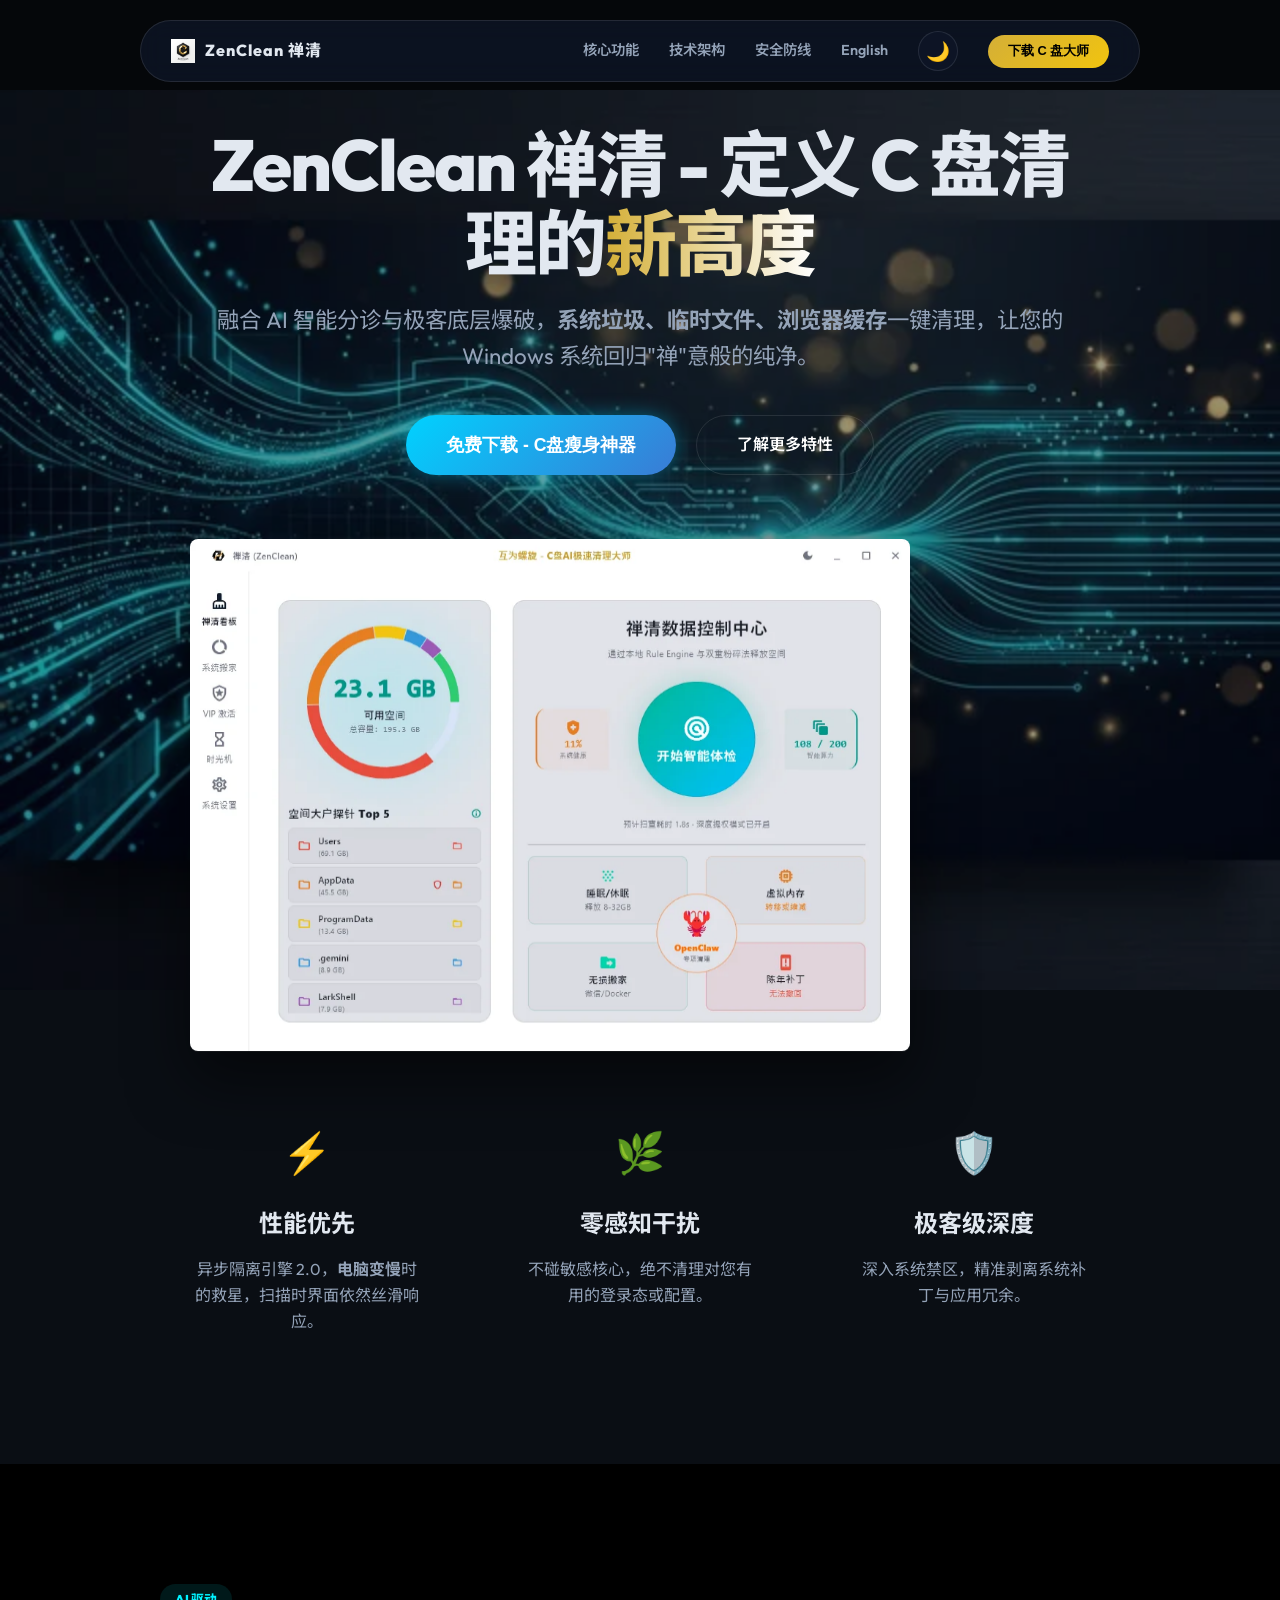
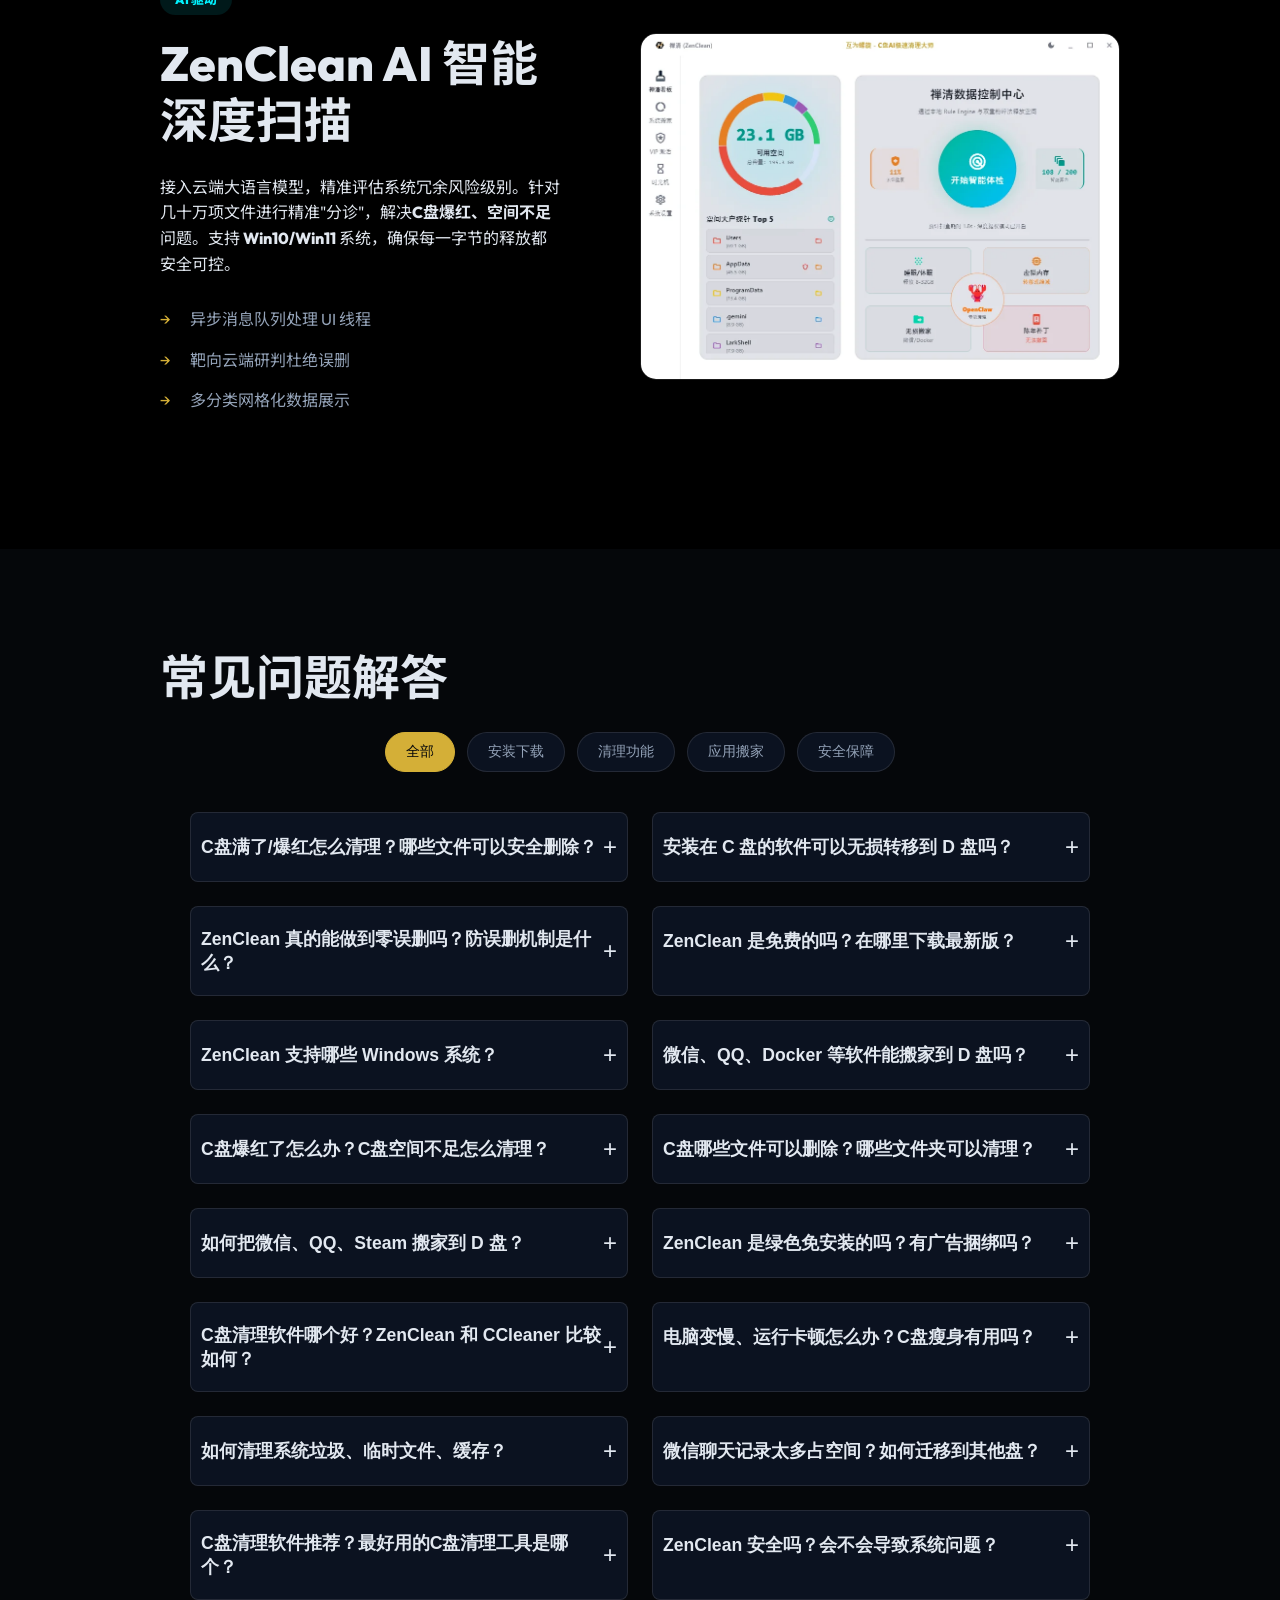
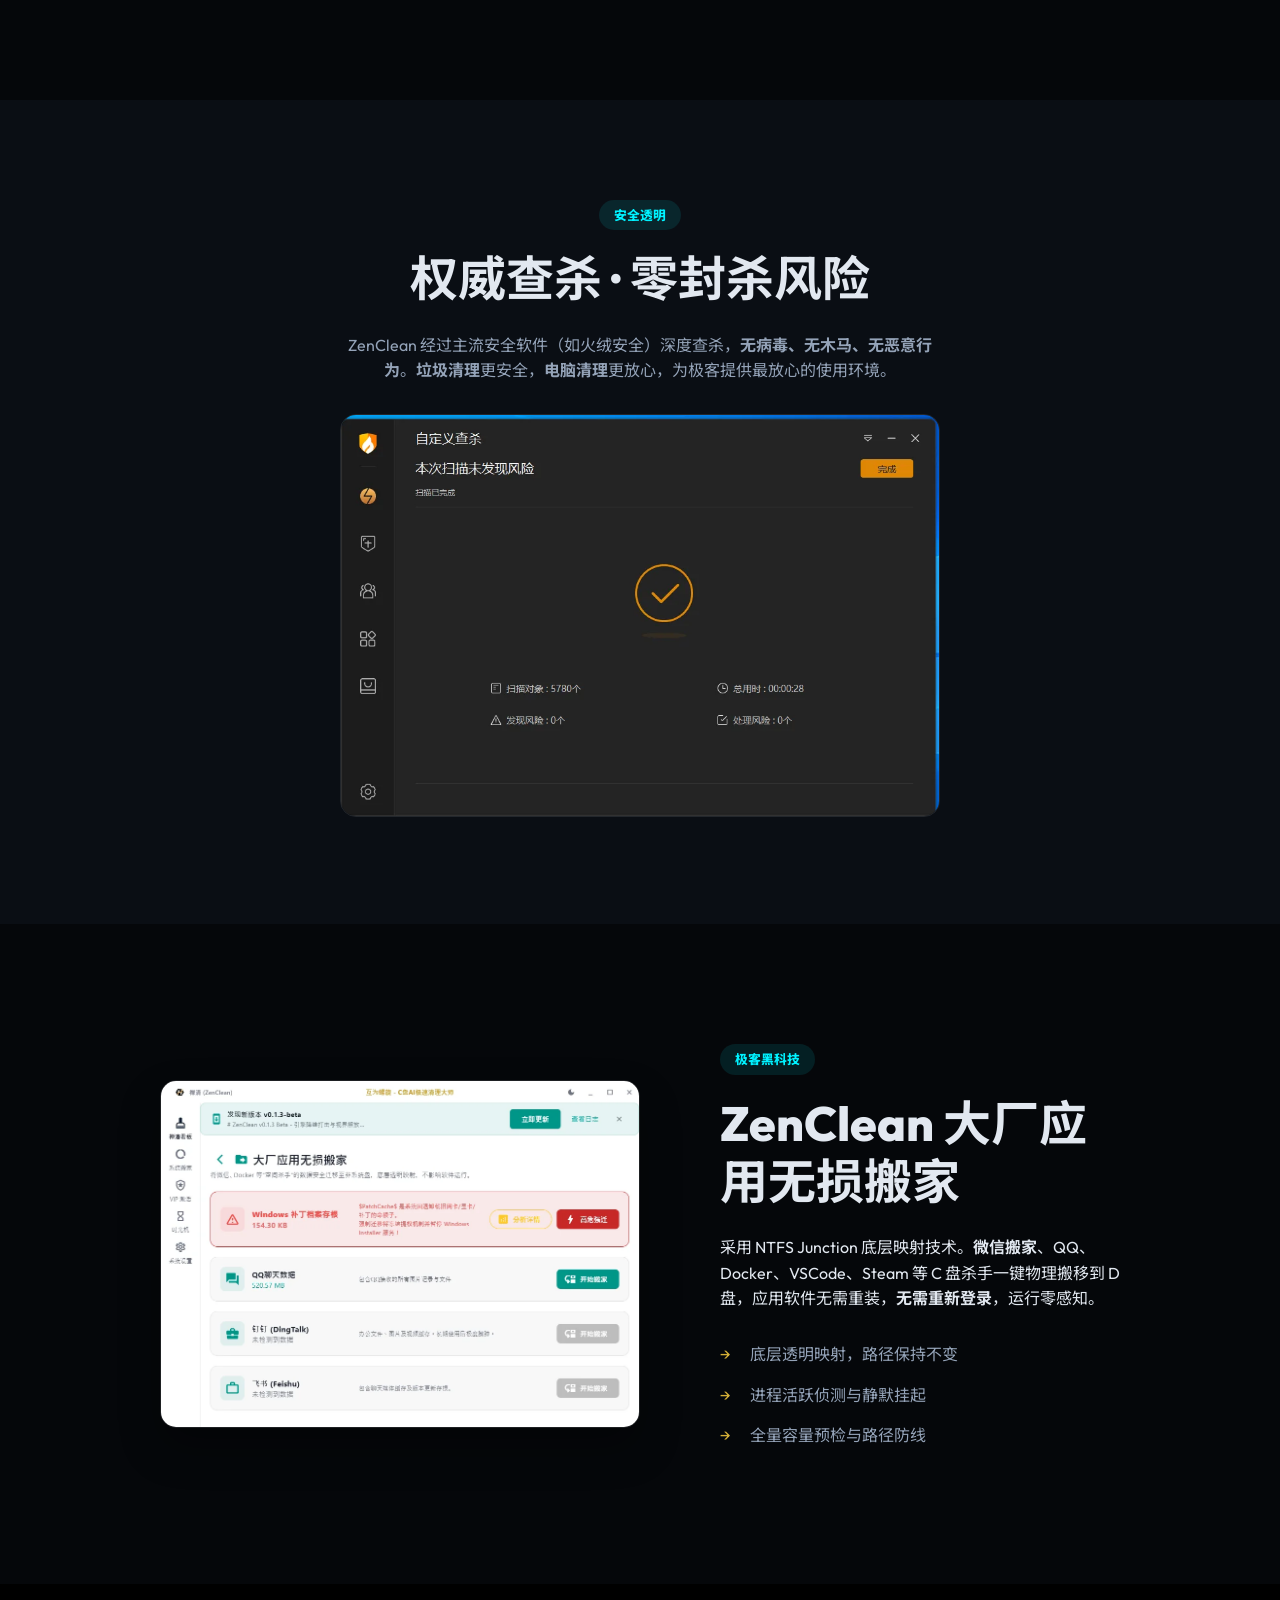
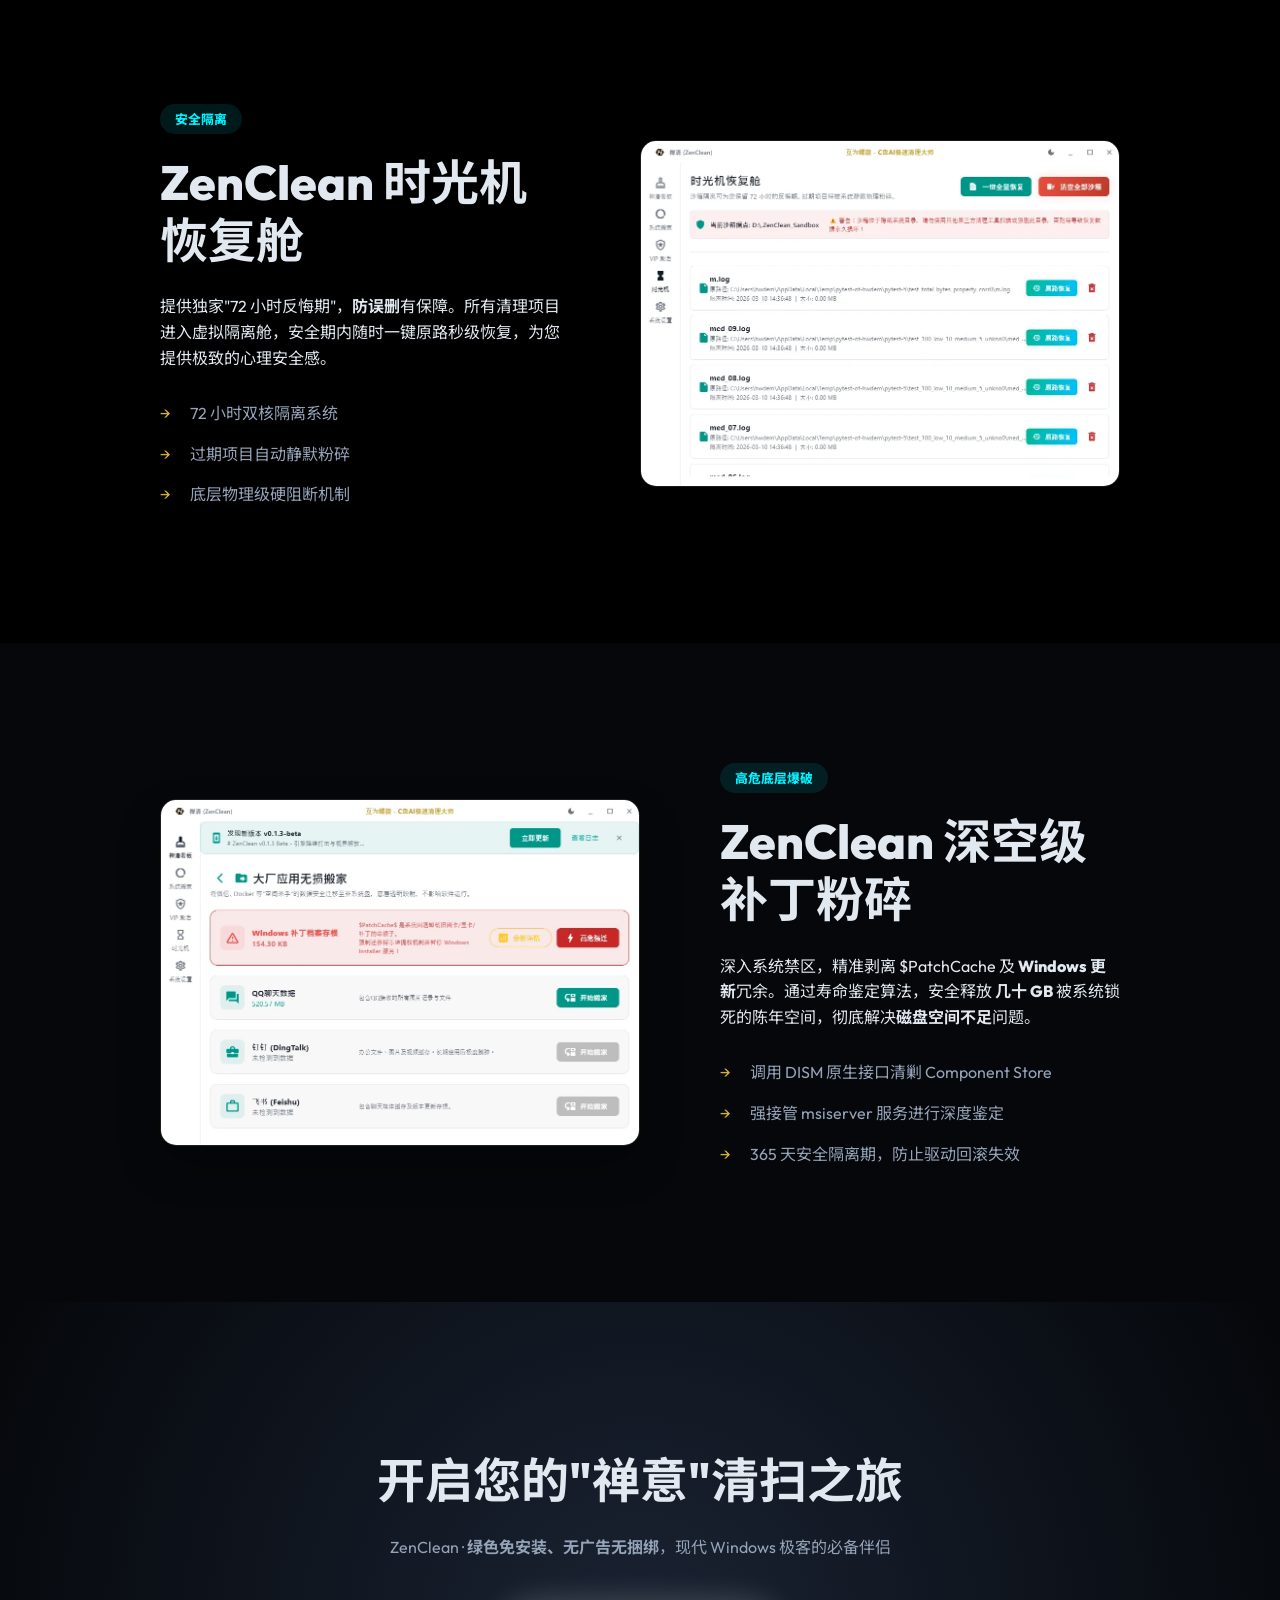
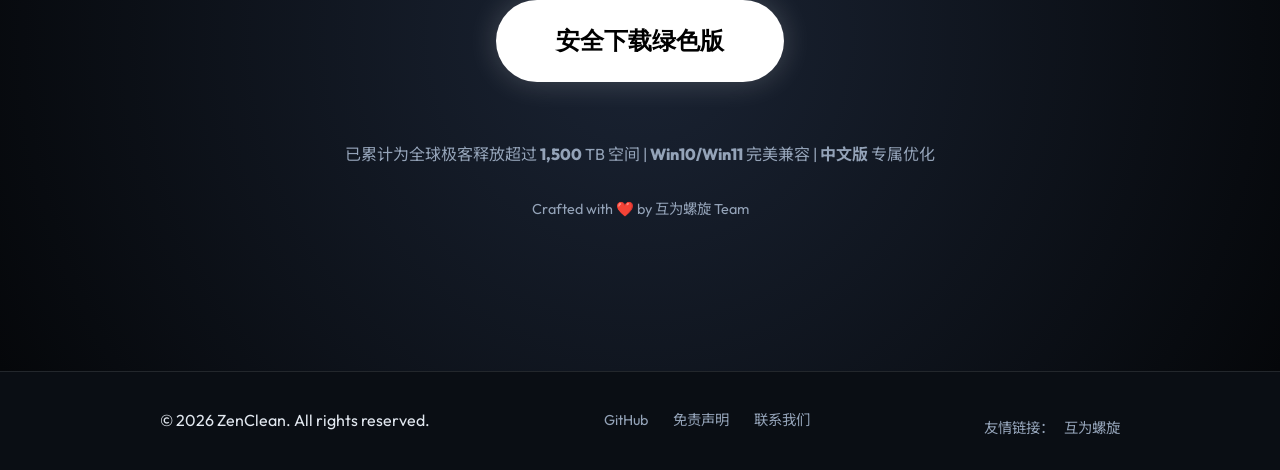
<file: web/index.html>
<!DOCTYPE html>
<html lang="zh-CN">

<head>
    <!-- 百度搜索资源平台验证 -->
    <meta name="baidu-site-verification" content="codeva-coLVrzvbJs" />
    <meta charset="UTF-8">
    <meta name="viewport" content="width=device-width, initial-scale=1.0">
    <title>ZenClean 禅清 - 免费C盘清理工具下载 | AI智能清理 Windows系统优化</title>
    <meta name="description"
        content="ZenClean 禅清 - 免费专业的C盘清理工具，解决C盘爆红、空间不足问题。AI智能识别垃圾文件，支持微信/QQ/Docker/VSCode/Steam/OpenClaw搬家到D盘。绿色免安装无广告，Win10/Win11完美兼容。72小时时光机恢复防误删，一键释放几十G空间。ZenClean官网提供最新中文版下载。">
    <meta name="keywords" content="ZenClean,ZenClean下载,ZenClean官网,ZenClean中文版,禅清,C盘清理工具,C盘清理软件推荐,C盘满了怎么清理,C盘爆红怎么办,C盘空间不足,C盘红了怎么解决,C盘瘦身,磁盘清理,磁盘清理工具,磁盘空间不足,Windows清理软件,Win10 C盘清理,Win11 C盘清理,系统优化工具,系统垃圾清理,电脑垃圾清理,垃圾清理软件,临时文件清理,缓存清理,浏览器缓存清理,Windows更新清理,应用搬家软件,软件搬家工具,软件迁移工具,微信搬家到D盘,微信文件迁移,QQ搬家,聊天记录搬家,Docker搬家,VSCode搬家,Steam游戏搬家,游戏搬家工具,绿色免安装,无广告无捆绑,安全清理工具,免费C盘清理,电脑清理神器,电脑清理工具哪个好,电脑变慢怎么办,AI智能清理,OpenClaw清理,小龙虾清理,专项清理">
    <meta name="author" content="互为螺旋 Team">

    <!-- Canonical URL -->
    <!-- Hreflang for SEO -->
    <link rel="alternate" hreflang="zh-CN" href="https://zenclean.hwdemtv.com/">
    <link rel="alternate" hreflang="en" href="https://zenclean.hwdemtv.com/en/">
    <link rel="alternate" hreflang="x-default" href="https://zenclean.hwdemtv.com/">

    <link rel="canonical" href="https://zenclean.hwdemtv.com/">

    <!-- Open Graph -->
    <meta property="og:title" content="ZenClean 禅清 - 免费C盘清理工具 | AI智能清理下载">
    <meta property="og:description" content="融合 AI 智能分诊与极客底层爆破，让您的 Windows 系统回归禅意般的纯净。">
    <meta property="og:image" content="https://zenclean.hwdemtv.com/assets/hero_bg.png">
    <meta property="og:image:width" content="1920">
    <meta property="og:image:height" content="1080">
    <meta property="og:image:alt" content="ZenClean Dashboard - 专业 C 盘清理工具">
    <meta property="og:url" content="https://zenclean.hwdemtv.com/">
    <meta property="og:type" content="website">
    <meta property="og:site_name" content="ZenClean 禅清">
    <meta property="og:locale" content="zh_CN">

    <!-- Twitter Card -->
    <meta name="twitter:card" content="summary_large_image">
    <meta name="twitter:title" content="ZenClean 禅清 - 免费C盘清理工具 | AI智能清理下载">
    <meta name="twitter:description" content="融合 AI 智能分诊与极客底层爆破，让您的 Windows 系统回归禅意般的纯净。">
    <meta name="twitter:image" content="https://zenclean.hwdemtv.com/assets/hero_bg.png">

    <!-- Theme Color -->
    <meta name="theme-color" content="#d4af37">
    <meta name="msapplication-TileColor" content="#05070a">

    <!-- Favicon -->
    <link rel="icon" type="image/png" href="assets/logo.png">
    <link rel="apple-touch-icon" href="assets/logo.png">

    <!-- PWA Manifest -->
    <link rel="manifest" href="site.webmanifest">

    <!-- 关键资源预加载 -->
    <link rel="preload" href="assets/logo.webp" as="image" type="image/webp">
    <link rel="preload" href="assets/hero_bg.webp" as="image" type="image/webp">

    <!-- CSS 优先加载 -->
    <link rel="stylesheet" href="styles.css?v=20260324px">

    <!-- Noto Sans SC 保留 CDN (中文大字体，CDN 自动子集化) -->
    <link rel="preconnect" href="https://fonts.googleapis.com">
    <link rel="preconnect" href="https://fonts.gstatic.com" crossorigin>
    <link href="https://fonts.googleapis.com/css2?family=Noto+Sans+SC:wght@300;400;700&display=swap" rel="stylesheet"
        media="print" onload="this.media='all'">
    <noscript>
        <link href="https://fonts.googleapis.com/css2?family=Noto+Sans+SC:wght@300;400;700&display=swap"
            rel="stylesheet">
    </noscript>

    <!-- JSON-LD 结构化数据 -->
    <script type="application/ld+json">
    {
        "@context": "https://schema.org",
        "@type": "SoftwareApplication",
        "name": "ZenClean 禅清",
        "alternateName": "ZenClean",
        "description": "专业的 Windows C 盘清理工具，融合 AI 智能分诊与极客底层爆破，支持应用无损搬家、时光机恢复、深层补丁粉碎，让系统回归禅意般的纯净。",
        "url": "https://zenclean.hwdemtv.com/",
        "applicationCategory": "UtilitiesApplication",
        "operatingSystem": "Windows 10, Windows 11",
        "offers": {
            "@type": "Offer",
            "price": "0",
            "priceCurrency": "CNY"
        },
        "author": {
            "@type": "Organization",
            "name": "互为螺旋 Team",
            "url": "https://github.com/hwdemtv"
        },
        "aggregateRating": {
            "@type": "AggregateRating",
            "ratingValue": "4.8",
            "ratingCount": "128"
        },
        "softwareVersion": "0.1.8-beta",
        "fileSize": "75MB",
        "screenshot": "https://zenclean.hwdemtv.com/assets/dashboard.png",
        "license": "https://github.com/hwdemtv/ZenClean/blob/main/LICENSE"
    }
    </script>
    <!-- 防止主题闪烁 -->
    <script id="prevent-theme-flash">
    (function() {
        var saved = localStorage.getItem('theme');
        var prefersDark = window.matchMedia('(prefers-color-scheme: dark)').matches;
        if (saved) {
            document.documentElement.setAttribute('data-theme', saved);
        } else if (!prefersDark) {
            document.documentElement.setAttribute('data-theme', 'light');
        }
    })();
    </script>
    <!-- FAQ Schema for SEO -->
    <script type="application/ld+json">
    {
        "@context": "https://schema.org",
        "@type": "FAQPage",
        "mainEntity": [
            {
                "@type": "Question",
                "name": "C盘满了/爆红怎么清理？ZenClean能安全删除哪些文件？",
                "acceptedAnswer": {
                    "@type": "Answer",
                    "text": "ZenClean 搭载云端 AI 智能分诊大模型，能精准研判 C 盘冗余文件，区分系统核心组件与无用缓存（如 Windows Update 残留、微信/QQ 数据）。确保安全删除不误删，轻松释放几十G空间，解决 C 盘爆红烦恼。"
                }
            },
            {
                "@type": "Question",
                "name": "ZenClean 如何将C盘软件无损转移到D盘？",
                "acceptedAnswer": {
                    "@type": "Answer",
                    "text": "ZenClean 的系统搬家功能采用底层 NTFS 目录映射（Junction）技术，支持将大型软件和游戏资产一键迁移至其他硬盘。应用程序搬家过程无需修改注册表，实现真正的无损搬家，快捷且安全。"
                }
            },
            {
                "@type": "Question",
                "name": "ZenClean 真的能做到零误删吗？防误删机制是什么？",
                "acceptedAnswer": {
                    "@type": "Answer",
                    "text": "ZenClean 独创时光机恢复舱功能，清理项目会进入长达 72 小时的虚拟隔离期，在此期间如遇任何异常，均可一键原路无损恢复。彻底杜绝各类系统优化工具带来的后顾之忧。"
                }
            },
            {
                "@type": "Question",
                "name": "ZenClean 是免费的吗？在哪里下载？",
                "acceptedAnswer": {
                    "@type": "Answer",
                    "text": "ZenClean 是完全免费的 Windows C 盘清理工具，官网 zenclean.hwdemtv.com 提供最新绿色版下载，支持百度网盘和夸克网盘下载，解压即用无需安装。"
                }
            },
            {
                "@type": "Question",
                "name": "C盘爆红了怎么办？C盘空间不足怎么清理？",
                "acceptedAnswer": {
                    "@type": "Answer",
                    "text": "ZenClean 专为解决 C 盘爆红问题设计：AI 智能扫描精准识别垃圾文件，清理 Windows Update 残留、浏览器缓存、软件日志等。一键释放几十 G 空间，支持 Win10/Win11 系统。"
                }
            },
            {
                "@type": "Question",
                "name": "C盘哪些文件可以删除？哪些文件夹可以清理？",
                "acceptedAnswer": {
                    "@type": "Answer",
                    "text": "ZenClean AI 智能分诊会自动识别可安全删除的文件：Windows Update 缓存、临时文件、浏览器缓存、软件日志、回收站残留等。同时保护系统核心文件和用户重要数据，确保零误删。"
                }
            },
            {
                "@type": "Question",
                "name": "如何把微信、QQ、Steam 搬家到 D 盘？",
                "acceptedAnswer": {
                    "@type": "Answer",
                    "text": "ZenClean <strong>软件迁移工具</strong>（应用搬家）支持一键迁移：微信聊天记录、QQ 文件、<strong>游戏搬家</strong>（Steam 等）库、Docker 镜像、VSCode 插件等。使用 NTFS Junction 底层映射技术，搬家后软件无需重新登录，所有配置和数据完整保留。"
                }
            },
            {
                "@type": "Question",
                "name": "ZenClean 是绿色免安装的吗？有广告捆绑吗？",
                "acceptedAnswer": {
                    "@type": "Answer",
                    "text": "ZenClean 是绿色免安装软件，下载解压即可使用。软件无广告、无捆绑、无弹窗，干净纯粹。通过火绒等主流安全软件查杀认证，安全放心。"
                }
            },
            {
                "@type": "Question",
                "name": "C盘清理软件哪个好？ZenClean 和 CCleaner 比较如何？",
                "acceptedAnswer": {
                    "@type": "Answer",
                    "text": "ZenClean 是专为中文用户设计的 C 盘清理工具，相比 CCleaner：AI 智能分诊更精准、支持<strong>软件迁移工具</strong>（应用搬家）、72 小时时光机恢复、完全免费无 Pro 版收费。"
                }
            },
            {
                "@type": "Question",
                "name": "电脑变慢、运行卡顿怎么办？C盘瘦身有用吗？",
                "acceptedAnswer": {
                    "@type": "Answer",
                    "text": "电脑变慢往往是 C 盘空间不足导致的。ZenClean 通过 C 盘瘦身清理系统垃圾、临时文件、浏览器缓存、Windows 更新残留等，快速释放几十 G 空间，让电脑恢复流畅。"
                }
            },
            {
                "@type": "Question",
                "name": "如何清理系统垃圾、临时文件、缓存？",
                "acceptedAnswer": {
                    "@type": "Answer",
                    "text": "ZenClean 提供一站式垃圾清理方案：临时文件清理、缓存清理、浏览器缓存清理、Windows 更新清理、系统垃圾清理等。AI 智能识别，一键全部清理，安全高效。"
                }
            },
            {
                "@type": "Question",
                "name": "微信聊天记录太多占空间？如何迁移到其他盘？",
                "acceptedAnswer": {
                    "@type": "Answer",
                    "text": "ZenClean 支持微信文件迁移功能，一键将微信聊天记录迁移到 D 盘。聊天记录搬家后微信正常运行，无需重新登录，聊天记录完整保留，可释放 C 盘几十 G 空间。"
                }
            },
            {
                "@type": "Question",
                "name": "C盘清理软件推荐？最好用的C盘清理工具是哪个？",
                "acceptedAnswer": {
                    "@type": "Answer",
                    "text": "推荐 ZenClean：AI 智能分诊更精准，支持<strong>软件迁移工具</strong>（应用搬家），72 小时时光机恢复，完全免费无广告无捆绑，专为中文用户优化。"
                }
            }
        ]
    }
    </script>
</head>

<body class="landing-page">
    <!-- 导航栏 -->
    <nav class="glass-nav">
        <div class="nav-content">
            <div class="logo-area">
                <picture>
                    <source srcset="assets/logo.webp" type="image/webp">
                    <img src="assets/logo.png" alt="ZenClean Logo" class="mini-logo" width="24" height="24">
                </picture>
                <span class="logo-text">ZenClean 禅清</span>
            </div>
            <div class="nav-links">
                <a href="#features">核心功能</a>
                <a href="#technology">技术架构</a>
                <a href="#safety">安全防线</a>
                <a href="en/" class="lang-switch">English</a>
                                <button class="theme-toggle" onclick="toggleTheme()" aria-label="切换主题" title="切换主题">
                    <span class="sun-icon">☀️</span>
                    <span class="moon-icon">🌙</span>
                </button>
                <button class="btn-download-sm" onclick="openDownloadModal()">下载 C 盘大师</button>
            </div>
        </div>
    </nav>

    <!-- Hero Section -->
    <header class="hero">
        <picture class="hero-bg">
            <source srcset="assets/hero_bg.webp" type="image/webp">
            <img src="assets/hero_bg.png" alt="" class="hero-bg-fallback" loading="eager">
        </picture>
        <div class="hero-content">
            <h1 class="reveal-text">ZenClean 禅清 - 定义 C 盘清理的<span class="gold-text">新高度</span></h1>
            <p class="reveal-subtext">融合 AI 智能分诊与极客底层爆破，<strong>系统垃圾、临时文件、浏览器缓存</strong>一键清理，让您的 Windows 系统回归"禅"意般的纯净。</p>
            <div class="cta-group">
                <button class="btn-primary-glow" onclick="openDownloadModal()">免费下载 - C盘瘦身神器</button>
                <a href="#features" class="btn-outline">了解更多特性</a>
            </div>
            <div class="hero-mockup-container">
                <picture>
                    <source srcset="assets/dashboard.webp" type="image/webp">
                    <img src="assets/dashboard.png" alt="ZenClean Dashboard" class="hero-mockup" width="800"
                        height="500">
                </picture>
            </div>
        </div>
    </header>

    <!-- 品牌价值与技术底座 -->
    <section id="technology" class="philosophy">
        <div class="container">
            <div class="philosophy-grid">
                <div class="philo-card">
                    <div class="philo-icon">⚡</div>
                    <h3>性能优先</h3>
                    <p>异步隔离引擎 2.0，<strong>电脑变慢</strong>时的救星，扫描时界面依然丝滑响应。</p>
                </div>
                <div class="philo-card">
                    <div class="philo-icon">🌿</div>
                    <h3>零感知干扰</h3>
                    <p>不碰敏感核心，绝不清理对您有用的登录态或配置。</p>
                </div>
                <div class="philo-card">
                    <div class="philo-icon">🛡️</div>
                    <h3>极客级深度</h3>
                    <p>深入系统禁区，精准剥离系统补丁与应用冗余。</p>
                </div>
            </div>
        </div>
    </section>
    <section id="features" class="feature-section inverse">
        <div class="container flex-row">
            <div class="content-side">
                <div class="badge">AI 驱动</div>
                <h2>ZenClean AI 智能深度扫描</h2>
                <p>接入云端大语言模型，精准评估系统冗余风险级别。针对几十万项文件进行精准"分诊"，解决<strong>C盘爆红、空间不足</strong>问题。支持 <strong>Win10/Win11</strong> 系统，确保每一字节的释放都安全可控。</p>
                <ul class="feature-list">
                    <li>异步消息队列处理 UI 线程</li>
                    <li>靶向云端研判杜绝误删</li>
                    <li>多分类网格化数据展示</li>
                </ul>
            </div>
            <div class="image-side">
                <picture>
                    <source srcset="assets/dashboard.webp" type="image/webp">
                    <img src="assets/dashboard.png" alt="ZenClean Control Center" class="side-mockup" loading="lazy"
                        width="600" height="400">
                </picture>
            </div>
        </div>
    </section>

    <!-- 常见问题 FAQ -->
    <section class="faq-section" id="faq">
        <div class="container">
            <h2 class="text-center">常见问题解答</h2>
            <div class="faq-nav">
                <button class="faq-nav-btn active" data-category="all">全部</button>
                <button class="faq-nav-btn" data-category="install">安装下载</button>
                <button class="faq-nav-btn" data-category="clean">清理功能</button>
                <button class="faq-nav-btn" data-category="move">应用搬家</button>
                <button class="faq-nav-btn" data-category="safe">安全保障</button>
            </div>
            <div class="faq-container">
                <div class="faq-item" data-category="install">
                    <button class="faq-question">
                        <span>C盘满了/爆红怎么清理？哪些文件可以安全删除？</span>
                        <i class="faq-icon">+</i>
                    </button>
                    <div class="faq-answer">
                        <p>传统清理工具容易误删系统文件导致崩溃。ZenClean 搭载云端 AI 智能分诊大模型，能精准研判 C 盘冗余文件，区分系统核心组件与无用缓存（如 Windows Update 残留、微信/QQ 数据）。确保安全删除不误删，轻松释放几十G空间，解决 C 盘爆红烦恼。</p>
                    </div>
                </div>
                <div class="faq-item" data-category="move">
                    <button class="faq-question">
                        <span>安装在 C 盘的软件可以无损转移到 D 盘吗？</span>
                        <i class="faq-icon">+</i>
                    </button>
                    <div class="faq-answer">
                        <p>完全可以。ZenClean 的系统搬家功能采用底层 NTFS 目录映射（Junction）技术，支持将大型软件和游戏资产一键迁移至其他硬盘。应用程序搬家过程无需修改注册表，实现真正的无损搬家，快捷且安全。</p>
                    </div>
                </div>
                <div class="faq-item" data-category="safe">
                    <button class="faq-question">
                        <span>ZenClean 真的能做到零误删吗？防误删机制是什么？</span>
                        <i class="faq-icon">+</i>
                    </button>
                    <div class="faq-answer">
                        <p>ZenClean 是专为极客打造的防误删电脑清理软件。除了经过火绒等安全机构的查杀认证，我们独创了时光机恢复舱功能。清理项目会进入长达 72 小时的虚拟隔离期，在此期间如遇任何异常，均可一键原路无损恢复。</p>
                    </div>
                </div>
                <div class="faq-item" data-category="install">
                    <button class="faq-question">
                        <span>ZenClean 是免费的吗？在哪里下载最新版？</span>
                        <i class="faq-icon">+</i>
                    </button>
                    <div class="faq-answer">
                        <p>ZenClean 是完全免费的 Windows C 盘清理工具。官网 zenclean.hwdemtv.com 提供最新绿色版下载，支持百度网盘和夸克网盘。软件无需安装，解压即用，安全无捆绑。</p>
                    </div>
                </div>
                <div class="faq-item" data-category="install">
                    <button class="faq-question">
                        <span>ZenClean 支持哪些 Windows 系统？</span>
                        <i class="faq-icon">+</i>
                    </button>
                    <div class="faq-answer">
                        <p>ZenClean 支持 Windows 10 和 Windows 11 系统，包括家庭版、专业版、企业版等所有版本。无论是老旧的 Windows 10 1903 还是最新的 Windows 11 23H2，ZenClean 都能完美运行。</p>
                    </div>
                </div>
                <div class="faq-item" data-category="move">
                    <button class="faq-question">
                        <span>微信、QQ、Docker 等软件能搬家到 D 盘吗？</span>
                        <i class="faq-icon">+</i>
                    </button>
                    <div class="faq-answer">
                        <p>完全可以。ZenClean 的软件迁移工具（应用搬家）支持微信、QQ、Docker、VSCode、Chrome、Steam 等主流软件。使用 NTFS Junction 技术，搬家后软件无需重新登录，所有配置和数据完整保留。</p>
                    </div>
                </div>
                <div class="faq-item" data-category="clean">
                    <button class="faq-question">
                        <span>C盘爆红了怎么办？C盘空间不足怎么清理？</span>
                        <i class="faq-icon">+</i>
                    </button>
                    <div class="faq-answer">
                        <p>C盘爆红是很多用户的痛点。ZenClean 专为解决此问题设计：AI 智能扫描精准识别垃圾文件，清理 Windows Update 残留、浏览器缓存、软件日志等。一键释放几十 G 空间，让 C 盘从红色变回蓝色。支持 Win10/Win11 系统。</p>
                    </div>
                </div>
                <div class="faq-item" data-category="clean">
                    <button class="faq-question">
                        <span>C盘哪些文件可以删除？哪些文件夹可以清理？</span>
                        <i class="faq-icon">+</i>
                    </button>
                    <div class="faq-answer">
                        <p>ZenClean AI 智能分诊会自动识别可安全删除的文件：Windows Update 缓存、临时文件、浏览器缓存、软件日志、回收站残留等。同时会保护系统核心文件和用户重要数据，确保零误删。</p>
                    </div>
                </div>
                <div class="faq-item" data-category="move">
                    <button class="faq-question">
                        <span>如何把微信、QQ、Steam 搬家到 D 盘？</span>
                        <i class="faq-icon">+</i>
                    </button>
                    <div class="faq-answer">
                        <p>ZenClean 软件迁移工具（应用搬家）支持一键迁移：微信聊天记录、QQ 文件、游戏搬家（Steam 等）库、Docker 镜像、VSCode 插件等。使用 NTFS Junction 底层映射技术，搬家后软件无需重新登录。</p>
                    </div>
                </div>
                <div class="faq-item" data-category="clean">
                    <button class="faq-question">
                        <span>ZenClean 是绿色免安装的吗？有广告捆绑吗？</span>
                        <i class="faq-icon">+</i>
                    </button>
                    <div class="faq-answer">
                        <p>ZenClean 是绿色免安装软件，下载解压即可使用。无广告、无捆绑、无弹窗，干净纯粹。通过火绒等主流安全软件查杀认证，安全放心。</p>
                    </div>
                </div>
                <div class="faq-item" data-category="clean">
                    <button class="faq-question">
                        <span>C盘清理软件哪个好？ZenClean 和 CCleaner 比较如何？</span>
                        <i class="faq-icon">+</i>
                    </button>
                    <div class="faq-answer">
                        <p>ZenClean 是专为中文用户设计的 C 盘清理工具，相比 CCleaner：AI 智能分诊更精准、支持应用搬家、72 小时时光机恢复、完全免费无 Pro 版收费。</p>
                    </div>
                </div>
                <div class="faq-item" data-category="clean">
                    <button class="faq-question">
                        <span>电脑变慢、运行卡顿怎么办？C盘瘦身有用吗？</span>
                        <i class="faq-icon">+</i>
                    </button>
                    <div class="faq-answer">
                        <p>电脑变慢往往是 C 盘空间不足导致的。当 C 盘剩余空间低于 10%，系统会出现运行卡顿、开机慢甚至磁盘 100% 占用。ZenClean 通过 C 盘瘦身清理系统垃圾，快速释放几十 G 空间。</p>
                    </div>
                </div>
                <div class="faq-item" data-category="clean">
                    <button class="faq-question">
                        <span>如何清理系统垃圾、临时文件、缓存？</span>
                        <i class="faq-icon">+</i>
                    </button>
                    <div class="faq-answer">
                        <p>ZenClean 提供一站式垃圾清理方案：临时文件清理、缓存清理、Windows更新清理、系统垃圾清理。AI 智能识别，一键全部清理，安全高效。</p>
                    </div>
                </div>
                <div class="faq-item" data-category="move">
                    <button class="faq-question">
                        <span>微信聊天记录太多占空间？如何迁移到其他盘？</span>
                        <i class="faq-icon">+</i>
                    </button>
                    <div class="faq-answer">
                        <p>ZenClean 支持微信文件迁移功能，一键将微信聊天记录迁移到 D 盘。聊天记录搬家后微信正常运行，无需重新登录，聊天记录完整保留，可释放 C 盘几十 G 空间。</p>
                    </div>
                </div>
                <div class="faq-item" data-category="clean">
                    <button class="faq-question">
                        <span>C盘清理软件推荐？最好用的C盘清理工具是哪个？</span>
                        <i class="faq-icon">+</i>
                    </button>
                    <div class="faq-answer">
                        <p>推荐 ZenClean：AI 智能分诊更精准，支持软件迁移工具（应用搬家），72 小时时光机恢复，完全免费无广告无捆绑，专为中文用户优化。</p>
                    </div>
                </div>
                <div class="faq-item" data-category="safe">
                    <button class="faq-question">
                        <span>ZenClean 安全吗？会不会导致系统问题？</span>
                        <i class="faq-icon">+</i>
                    </button>
                    <div class="faq-answer">
                        <p>ZenClean 经过主流安全软件（如火绒安全）深度查杀，无病毒、无木马、无恶意行为。同时独创时光机恢复舱功能，清理项目进入 72 小时虚拟隔离期，随时可一键恢复。</p>
                    </div>
                </div>
            </div>
        </div>
    </section>
<section class="security-trust">
        <div class="container text-center">
            <div class="badge">安全透明</div>
            <h2>权威查杀 · 零封杀风险</h2>
            <p class="trust-desc">ZenClean 经过主流安全软件（如火绒安全）深度查杀，<strong>无病毒、无木马、无恶意行为</strong>。<strong>垃圾清理</strong>更安全，<strong>电脑清理</strong>更放心，为极客提供最放心的使用环境。</p>
            <div class="trust-image-container">
                <picture>
                    <source srcset="assets/scan_result.webp" type="image/webp">
                    <img src="assets/scan_result.png" alt="Huorong Security Check" class="trust-mockup" loading="lazy"
                        width="600" height="400">
                </picture>
            </div>
        </div>
    </section>

    <!-- 核心功能 B: 无损搬家 -->
    <section class="feature-section">
        <div class="container flex-row-reverse">
            <div class="content-side">
                <div class="badge">极客黑科技</div>
                <h2>ZenClean 大厂应用无损搬家</h2>
                <p>采用 NTFS Junction 底层映射技术。<strong>微信搬家</strong>、QQ、Docker、VSCode、Steam 等 C 盘杀手一键物理搬移到 D 盘，应用软件无需重装，<strong>无需重新登录</strong>，运行零感知。</p>
                <ul class="feature-list">
                    <li>底层透明映射，路径保持不变</li>
                    <li>进程活跃侦测与静默挂起</li>
                    <li>全量容量预检与路径防线</li>
                </ul>
            </div>
            <div class="image-side">
                <picture>
                    <source srcset="assets/migration_high_risk.webp" type="image/webp">
                    <img src="assets/migration_high_risk.png" alt="ZenClean C盘软件无损搬家效果演示" class="side-mockup"
                        loading="lazy" width="600" height="400">
                </picture>
            </div>
        </div>
    </section>

    <!-- 核心功能 C: 时光机 -->
    <section id="safety" class="feature-section inverse">
        <div class="container flex-row">
            <div class="content-side">
                <div class="badge">安全隔离</div>
                <h2>ZenClean 时光机恢复舱</h2>
                <p>提供独家"72 小时反悔期"，<strong>防误删</strong>有保障。所有清理项目进入虚拟隔离舱，安全期内随时一键原路秒级恢复，为您提供极致的心理安全感。</p>
                <ul class="feature-list">
                    <li>72 小时双核隔离系统</li>
                    <li>过期项目自动静默粉碎</li>
                    <li>底层物理级硬阻断机制</li>
                </ul>
            </div>
            <div class="image-side">
                <picture>
                    <source srcset="assets/timemachine.webp" type="image/webp">
                    <img src="assets/timemachine.png" alt="Time Machine" class="side-mockup" loading="lazy" width="600"
                        height="400">
                </picture>
            </div>
        </div>
    </section>

    <!-- 核心功能 D: 深层补丁 -->
    <section class="feature-section">
        <div class="container flex-row-reverse">
            <div class="content-side">
                <div class="badge">高危底层爆破</div>
                <h2>ZenClean 深空级补丁粉碎</h2>
                <p>深入系统禁区，精准剥离 $PatchCache 及 <strong>Windows 更新</strong>冗余。通过寿命鉴定算法，安全释放 <strong>几十 GB</strong> 被系统锁死的陈年空间，彻底解决<strong>磁盘空间不足</strong>问题。</p>
                <ul class="feature-list">
                    <li>调用 DISM 原生接口清剿 Component Store</li>
                    <li>强接管 msiserver 服务进行深度鉴定</li>
                    <li>365 天安全隔离期，防止驱动回滚失效</li>
                </ul>
            </div>
            <div class="image-side">
                <picture>
                    <source srcset="assets/migration_high_risk.webp" type="image/webp">
                    <img src="assets/migration_high_risk.png" alt="ZenClean 深层补丁清理效果演示" class="side-mockup"
                        loading="lazy" width="600" height="400">
                </picture>
            </div>
        </div>
    </section>

    <!-- 下载引导 --><!-- 下载引导 -->
    <section class="download-footer">
        <div class="container text-center">
            <h2>开启您的"禅意"清扫之旅</h2>
            <p>ZenClean · <strong>绿色免安装、无广告无捆绑</strong>，现代 Windows 极客的必备伴侣</p>
            <div class="footer-cta">
                <button class="btn-giant" onclick="openDownloadModal()">安全下载绿色版</button>
            </div>
            <p class="stats-footer">已累计为全球极客释放超过 <strong id="totalStorage">10,000</strong> TB 空间 | <strong>Win10/Win11</strong> 完美兼容 | <strong>中文版</strong> 专属优化</p>
            <p class="disclaimer">Crafted with ❤️ by 互为螺旋 Team</p>
        </div>
    </section>

    <!-- 弹窗：选择下载方式 -->
    <div id="downloadModal" class="modal-overlay" style="display:none;" aria-hidden="true">
        <div class="download-modal-inner" role="dialog" aria-labelledby="downloadTitle">
            <button class="modal-close" onclick="closeDownloadModal()" aria-label="关闭">×</button>
            <h3 id="downloadTitle">选择下载渠道</h3>
            <p>请选择最直连您的网盘地址进行下载：</p>
            <div class="download-options">
                <a href="https://pan.baidu.com/s/1qIzGADyNp2HgyrBlpO4M7g?pwd=xyhf" target="_blank" rel="noopener"
                    class="download-card baidu">
                    <img src="assets/icons/baidu.svg" alt="Baidu" class="card-icon" width="40" height="40"
                        loading="lazy">
                    <div class="card-text">
                        <strong>百度网盘</strong>
                        <span>提取码: xyhf</span>
                    </div>
                </a>
                <a href="https://pan.quark.cn/s/ebbf7993cf2f" target="_blank" rel="noopener"
                    class="download-card quark">
                    <img src="assets/icons/quark.svg" alt="Quark" class="card-icon" width="40" height="40"
                        loading="lazy">
                    <div class="card-text">
                        <strong>夸克网盘</strong>
                        <span>极速直连 (推荐)</span>
                    </div>
                </a>
            </div>
            <div class="modal-footer-info">
                <p>⚠️ 软件为绿色版，无需安装，解压即用。</p>
                <p class="hash-info">SHA-256: <code>62a18f081c3b9079c8d0f647ad7eac05ba1e3b0cf8165903db670f68d180ed28</code></p>
            </div>
        </div>
    </div>

    <!-- 弹窗：免责声明 -->
    <div id="disclaimerModal" class="modal-overlay" style="display:none;" aria-hidden="true">
        <div class="download-modal-inner disclaimer-modal" role="dialog" aria-labelledby="disclaimerTitle">
            <button class="modal-close" onclick="closeDisclaimerModal()" aria-label="关闭">×</button>
            <h3 id="disclaimerTitle">免责声明</h3>
            <div class="disclaimer-content">
                <p>在使用 ZenClean（以下简称"本软件"）前，请务必仔细阅读并理解本声明：</p>
                <ul class="disclaimer-list">
                    <li><strong>底层风险知会</strong>：本软件涉及 Windows 系统底层操作（包括但不限于 NTFS Junction 映射、$PatchCache
                        物理删除等）。开发者不对因意外导致的系统崩溃、蓝屏或启动故障承担法律责任。</li>
                    <li><strong>数据安全建议</strong>：虽然我们实施了严格的"72小时时光机"隔离机制，但仍强烈建议您在执行【深度粉碎】等高危操作前，对核心数据进行手动备份。</li>
                    <li><strong>第三方纠纷</strong>：本软件仅用于系统清理优化，不对因迁移第三方软件（如微信、Docker）数据目录而可能导致的软件封号、功能受限或服务条款冲突负责。</li>
                    <li><strong>最终解释权</strong>：本软件为开源极客工具，最终解释权归 互为螺旋 开发团队所有。</li>
                </ul>
            </div>
            <div class="modal-footer-info">
                <button class="btn-download-sm" onclick="closeDisclaimerModal()">我已阅读并知晓风险</button>
            </div>
        </div>
    </div>

    <!-- 弹窗：联系我们 -->
    <div id="contactModal" class="modal-overlay" style="display:none;" aria-hidden="true">
        <div class="download-modal-inner contact-modal" role="dialog" aria-labelledby="contactTitle">
            <button class="modal-close" onclick="closeContactModal()" aria-label="关闭">×</button>
            <h3 id="contactTitle">联系我们</h3>
            <p>在使用过程中遇到任何问题或有改进建议？欢迎通过以下渠道与我们沟通：</p>
            <div class="contact-grid">
                <div class="contact-item">
                    <div class="contact-icon">⭐</div>
                    <div class="contact-info">
                        <strong>点亮 Star (开源)</strong>
                        <p>喜欢就点个 Star 收藏吧</p>
                        <a href="https://github.com/hwdemtv/ZenClean" target="_blank" rel="noopener"
                            class="contact-link">前往 GitHub</a>
                    </div>
                </div>
                <div class="contact-item">
                    <div class="contact-icon">📧</div>
                    <div class="contact-info">
                        <strong>技术支持 (Email)</strong>
                        <p>反馈建议或商务合作</p>
                        <a href="mailto:hwdemtv@qq.com" class="contact-link">hwdemtv@qq.com</a>
                    </div>
                </div>
                <div class="contact-item">
                    <div class="contact-icon">📱</div>
                    <div class="contact-info">
                        <strong>官方公众号</strong>
                        <p>关注「互为螺旋工具箱」</p>
                        <div class="contact-qrcode-container">
                            <img src="assets/qrcode.jpg" alt="WeChat Official Account" class="contact-qrcode"
                                loading="lazy" width="120" height="120">
                        </div>
                    </div>
                </div>
            </div>
            <div class="modal-footer-info">
                <p>响应时间：通常在 24 小时内回复</p>
            </div>
        </div>
    </div>

    <footer class="bottom-bar">
        <div class="container">
            <div class="bottom-content">
                <span>© 2026 ZenClean. All rights reserved.</span>
                <div class="social-links">
                    <a href="https://github.com/hwdemtv/ZenClean" target="_blank" rel="noopener">GitHub</a>
                    <a href="javascript:void(0)" onclick="openDisclaimerModal()">免责声明</a>
                    <a href="javascript:void(0)" onclick="openContactModal()">联系我们</a>
                </div>
                <div class="friend-links">
                    <span>友情链接：</span>
                    <a href="https://www.hwdemtv.com" target="_blank" rel="noopener">互为螺旋</a>
                </div>
            </div>
        </div>
    </footer>

    <!-- JS 延迟加载 -->
    <script src="script.js?v=20260324px" defer></script>
</body>

</html>
</file>
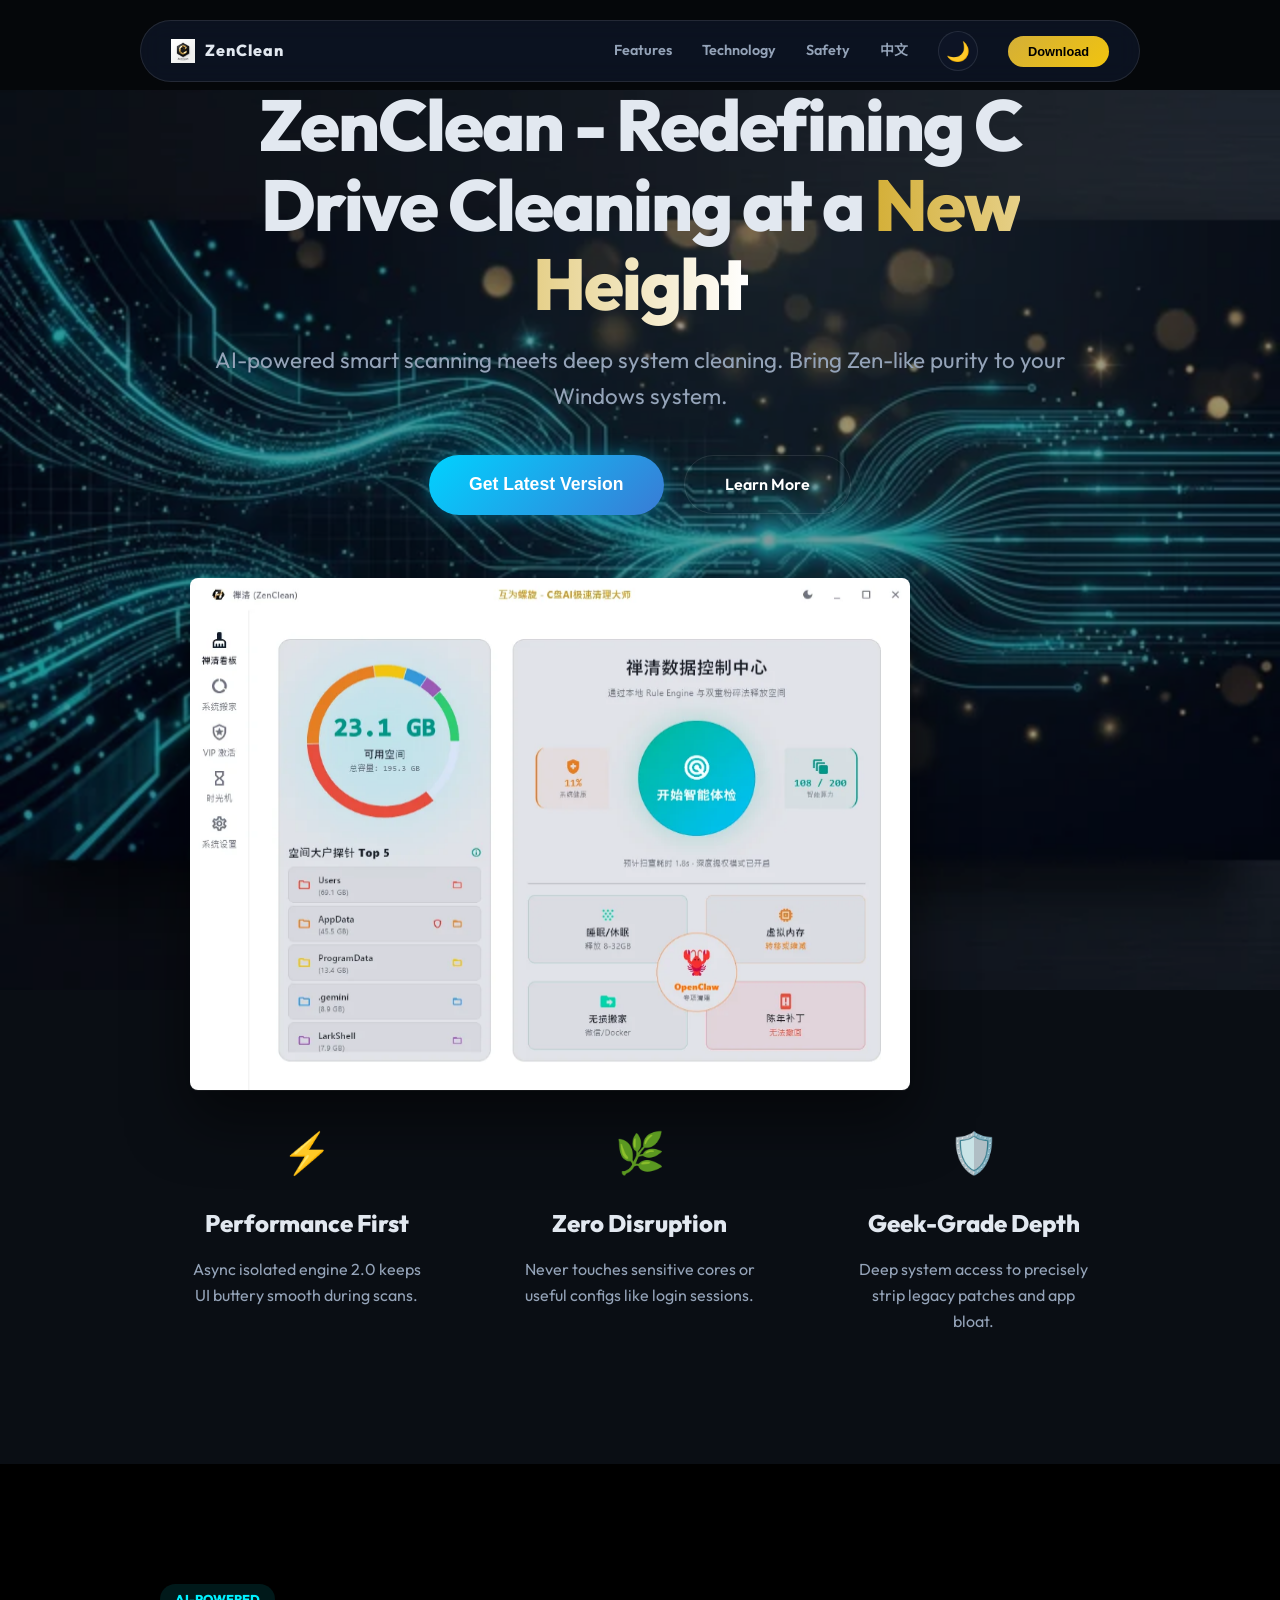
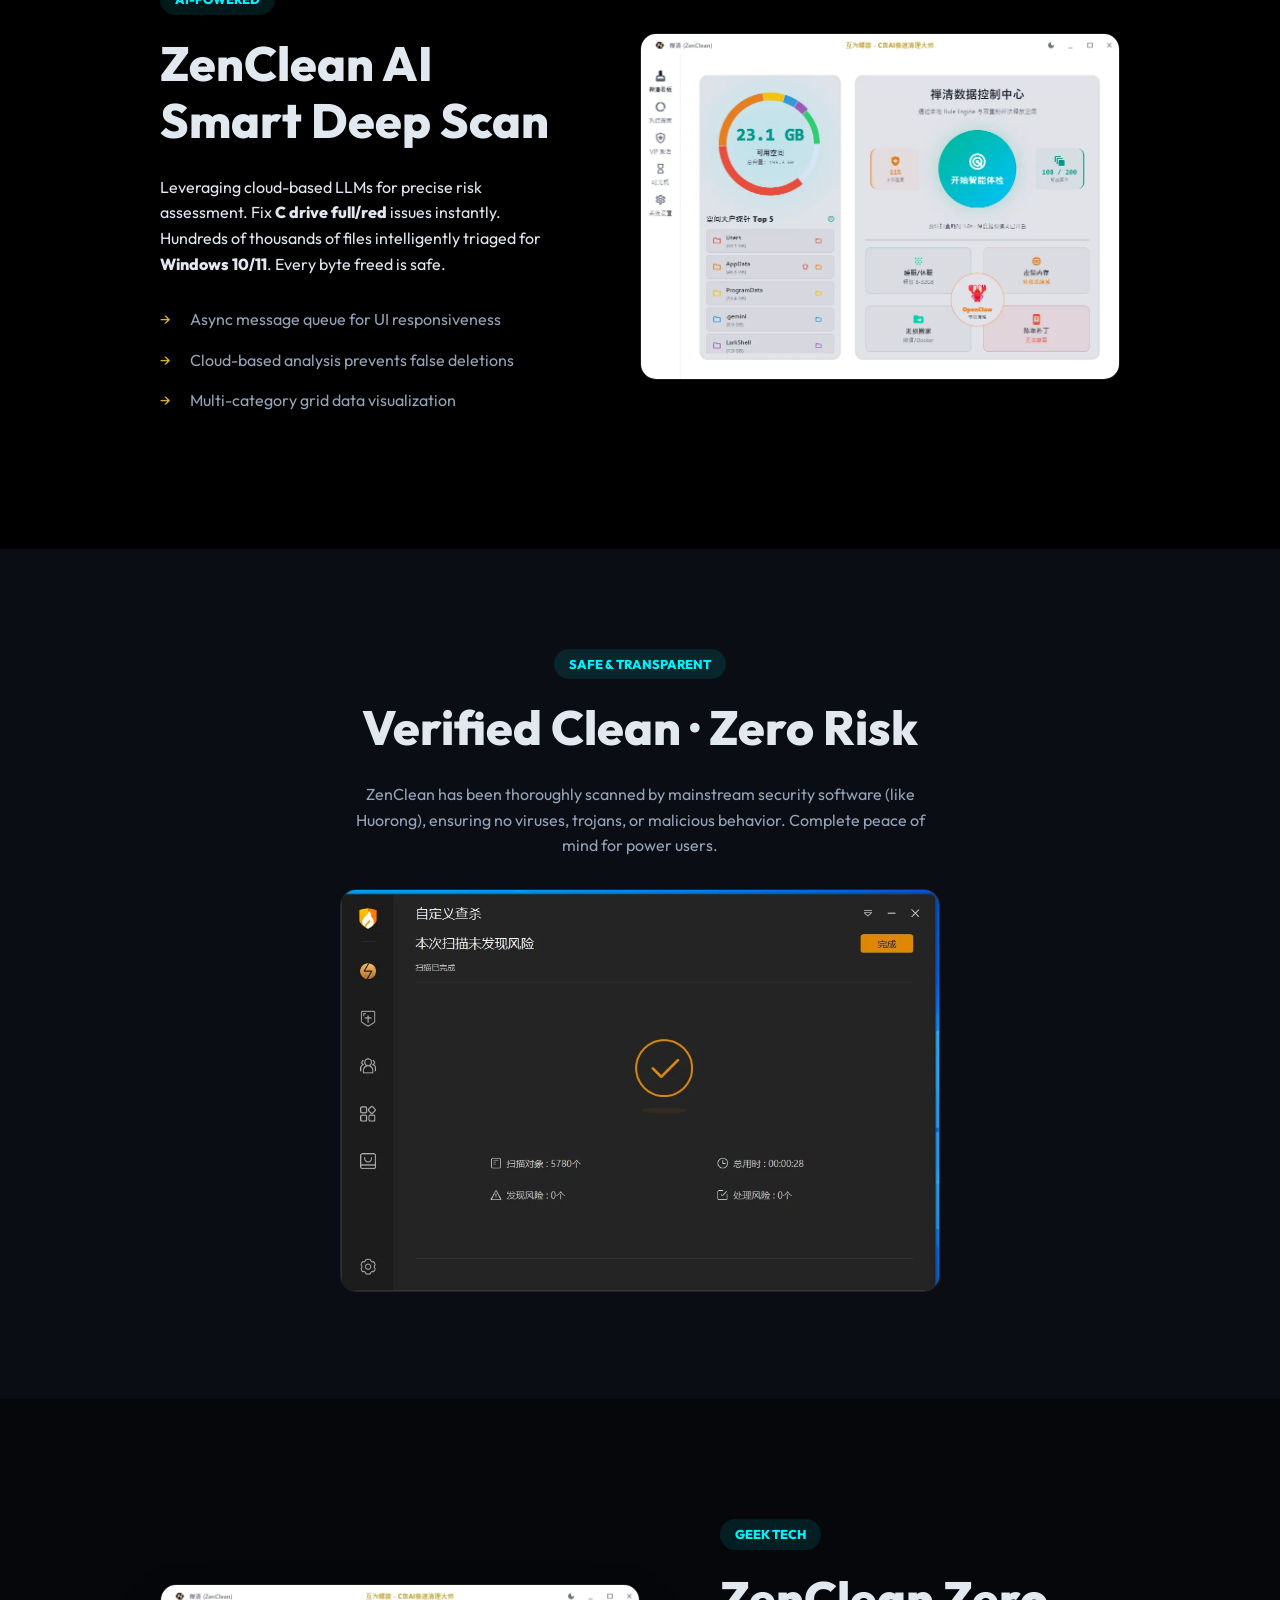
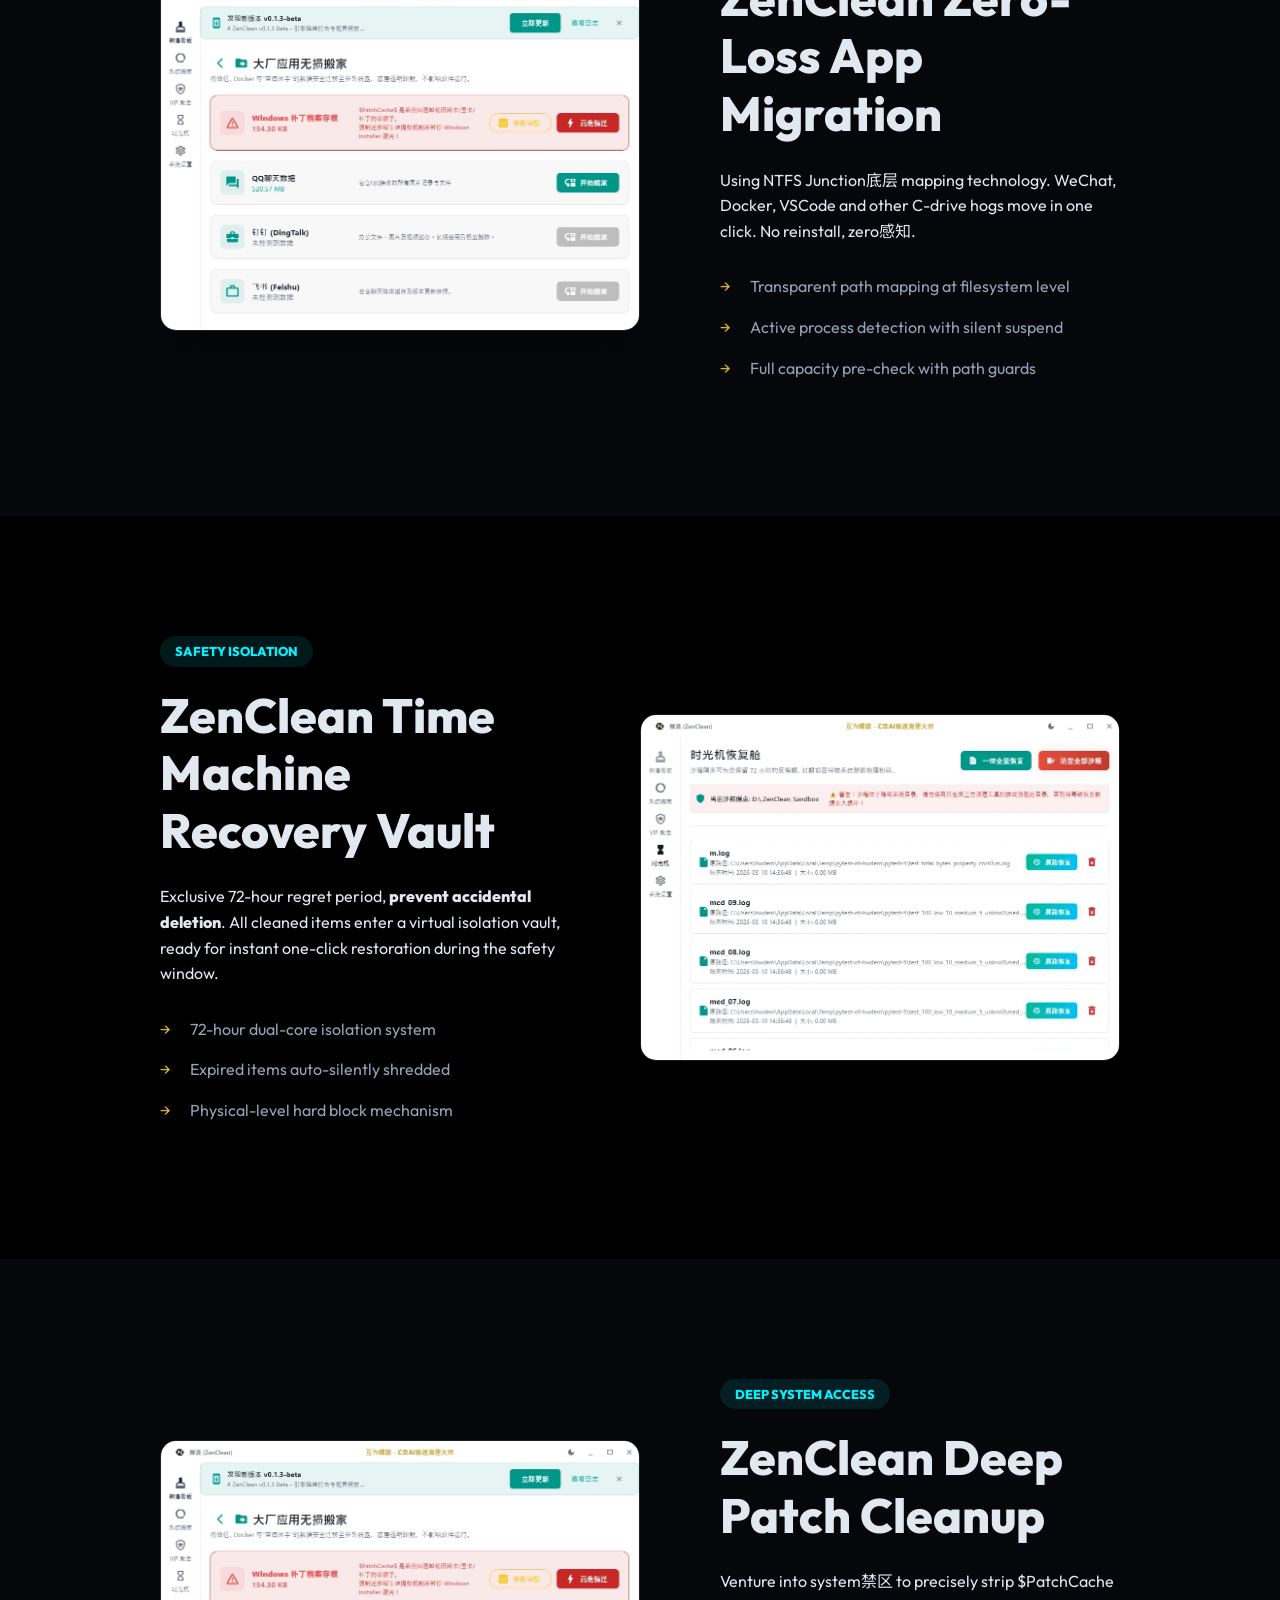
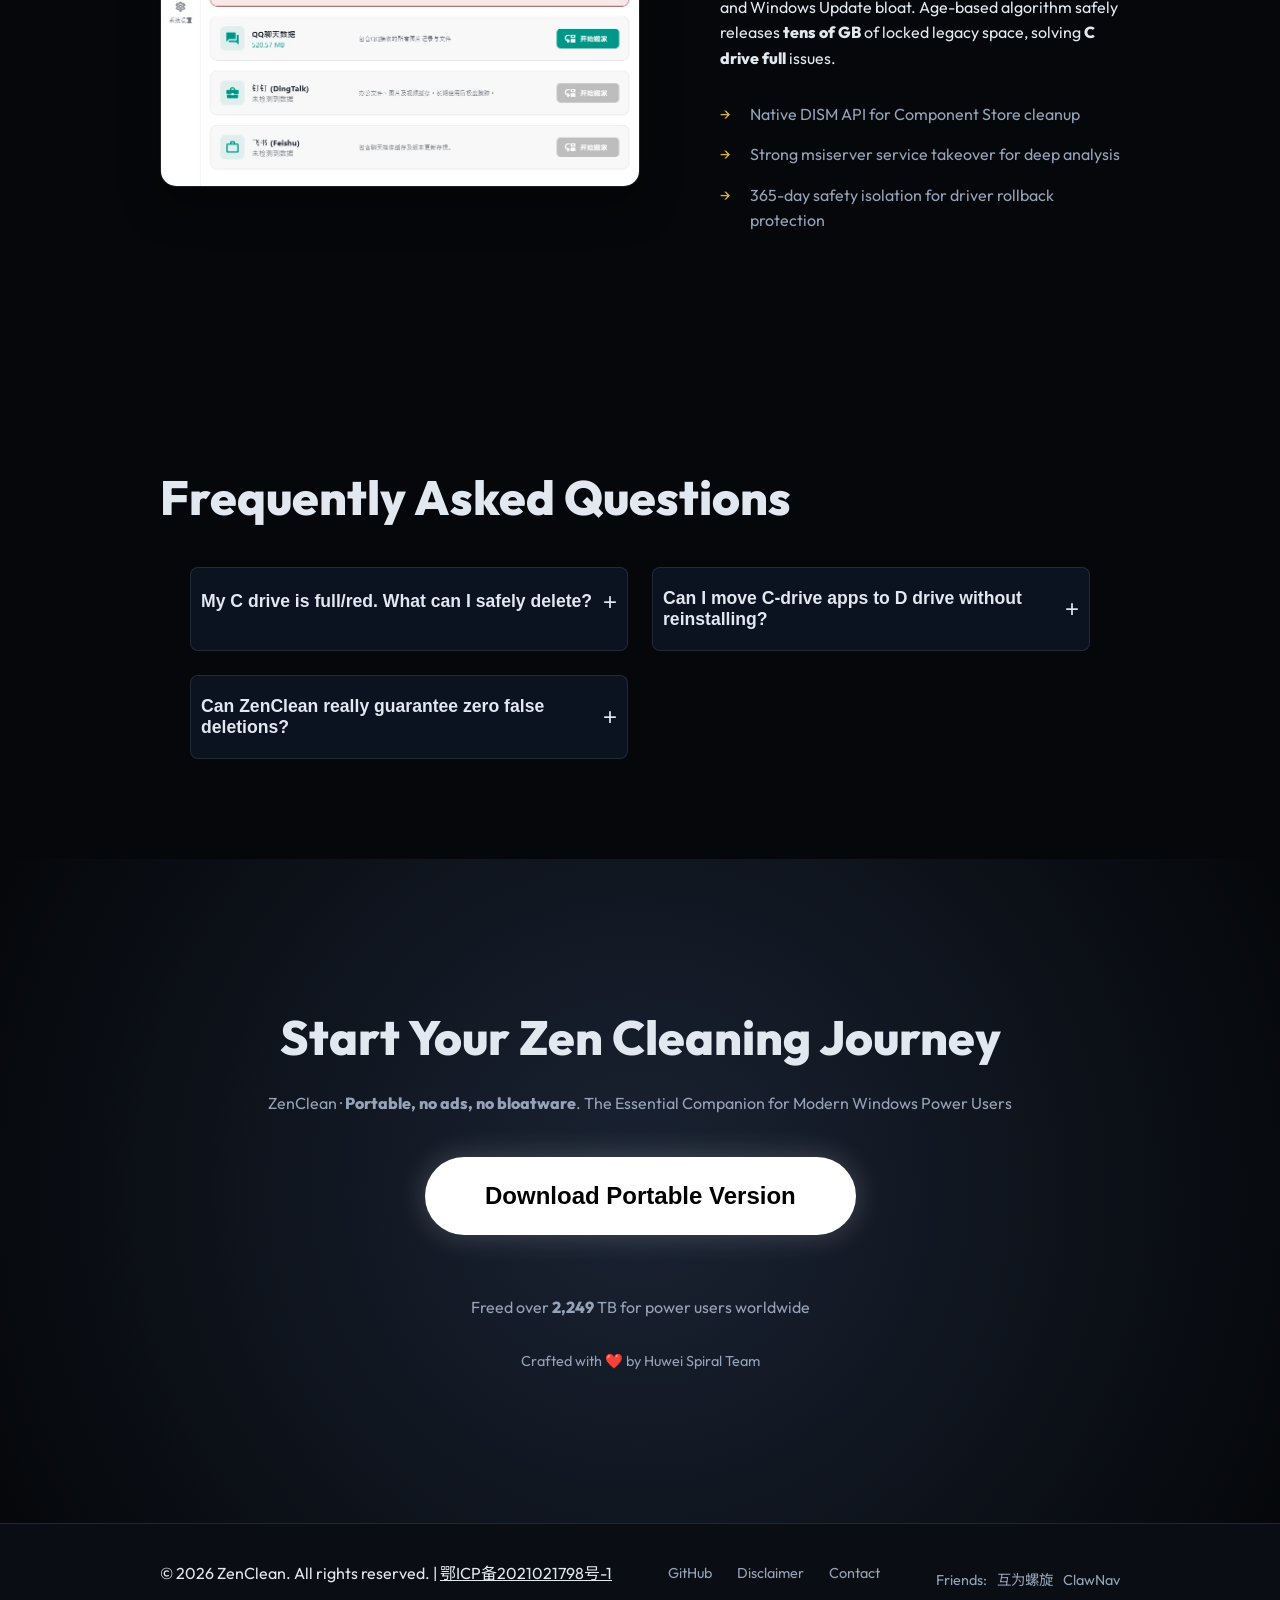
<file: web/en/index.html>
<!DOCTYPE html>
<html lang="en">

<head>
    <!-- Baidu verification (keep for Chinese traffic) -->
    <meta name="baidu-site-verification" content="codeva-coLVrzvbJs" />
    <meta charset="UTF-8">
    <meta name="viewport" content="width=device-width, initial-scale=1.0">
    <meta name="description" content="ZenClean - Free professional C drive cleaner for Windows 10/11. Fix C drive full/red issues with AI-powered smart scanning. Zero-loss app migration for WeChat/QQ/Docker/VSCode/Steam. Portable, no ads, no bloatware. 72-hour recovery vault prevents accidental deletion. Free up tens of GB instantly. Download latest version from official site.">
    <meta name="keywords" content="ZenClean,ZenClean download,ZenClean official,ZenClean portable,free C drive cleaner,C drive full fix,C drive red fix,disk cleanup tool,Windows cleaner software,Win10 C drive cleaner,Win11 C drive cleaner,system optimizer,app migration tool,move apps to D drive,WeChat migration,Steam game mover,Docker migration,VSCode move,AI PC cleaner,disk space analyzer,free up C drive space,portable cleaner,no ads,no bloatware">
    <meta name="author" content="Huwei Spiral Team">

    <!-- Canonical URL -->
    <link rel="canonical" href="https://zenclean.hwdemtv.com/en/">
    
    <!-- Hreflang for SEO -->
    <link rel="alternate" hreflang="zh-CN" href="https://zenclean.hwdemtv.com/">
    <link rel="alternate" hreflang="en" href="https://zenclean.hwdemtv.com/en/">
    <link rel="alternate" hreflang="x-default" href="https://zenclean.hwdemtv.com/">

    <!-- Open Graph -->
    <meta property="og:title" content="ZenClean - Free C Drive Cleaner | AI-Powered Download">
    <meta property="og:description" content="AI-powered smart scanning meets deep system cleaning. Bring Zen-like purity to your Windows system.">
    <meta property="og:image" content="https://zenclean.hwdemtv.com/assets/hero_bg.png">
    <meta property="og:image:width" content="1920">
    <meta property="og:image:height" content="1080">
    <meta property="og:image:alt" content="ZenClean Dashboard - Professional C Drive Cleaner">
    <meta property="og:url" content="https://zenclean.hwdemtv.com/en/">
    <meta property="og:type" content="website">
    <meta property="og:site_name" content="ZenClean">
    <meta property="og:locale" content="en_US">

    <!-- Twitter Card -->
    <meta name="twitter:card" content="summary_large_image">
    <meta name="twitter:title" content="ZenClean - Redefining Windows C Drive Cleaning">
    <meta name="twitter:description" content="AI-powered smart scanning meets deep system cleaning. Bring Zen-like purity to your Windows system.">
    <meta name="twitter:image" content="https://zenclean.hwdemtv.com/assets/hero_bg.png">

    <!-- Theme Color -->
    <meta name="theme-color" content="#d4af37">
    <meta name="msapplication-TileColor" content="#05070a">

    <!-- Favicon -->
    <link rel="icon" type="image/png" href="../assets/logo.png">
    <link rel="apple-touch-icon" href="../assets/logo.png">

    <!-- PWA Manifest -->
    <link rel="manifest" href="../site.webmanifest">

    <title>ZenClean - Free C Drive Cleaner Download | AI-Powered Windows System Optimizer</title>

    <!-- Resource Preload -->
    <link rel="preload" href="../assets/logo.webp" as="image" type="image/webp">
    <link rel="preload" href="../assets/hero_bg.webp" as="image" type="image/webp">

    <!-- CSS -->
    <link rel="stylesheet" href="../styles.css?v=20260324px">

    <!-- Noto Sans SC + Inter -->
    <link rel="preconnect" href="https://fonts.googleapis.com">
    <link rel="preconnect" href="https://fonts.gstatic.com" crossorigin>
    <link href="https://fonts.googleapis.com/css2?family=Inter:wght@300;400;700&family=Noto+Sans+SC:wght@300;400;700&display=swap" rel="stylesheet" media="print" onload="this.media='all'">
    <noscript>
        <link href="https://fonts.googleapis.com/css2?family=Inter:wght@300;400;700&family=Noto+Sans+SC:wght@300;400;700&display=swap" rel="stylesheet">
    </noscript>

    <!-- JSON-LD -->
    <script type="application/ld+json">
    {
        "@context": "https://schema.org",
        "@type": "SoftwareApplication",
        "name": "ZenClean",
        "description": "Professional Windows C Drive Cleaner with AI-powered smart scanning, zero-loss app migration, and 72-hour recovery vault.",
        "url": "https://zenclean.hwdemtv.com/en/",
        "applicationCategory": "UtilitiesApplication",
        "operatingSystem": "Windows 10, Windows 11",
        "offers": {
            "@type": "Offer",
            "price": "0",
            "priceCurrency": "USD"
        },
        "author": {
            "@type": "Organization",
            "name": "Huwei Spiral Team",
            "url": "https://github.com/hwdemtv"
        },
        "aggregateRating": {
            "@type": "AggregateRating",
            "ratingValue": "4.8",
            "ratingCount": "128"
        },
        "softwareVersion": "0.1.8-beta",
        "fileSize": "50MB",
        "screenshot": "https://zenclean.hwdemtv.com/assets/dashboard.png"
    }
    </script>
    <!-- Prevent theme flash -->
    <script id="prevent-theme-flash">
    (function() {
        var saved = localStorage.getItem('theme');
        var prefersDark = window.matchMedia('(prefers-color-scheme: dark)').matches;
        if (saved) {
            document.documentElement.setAttribute('data-theme', saved);
        } else if (!prefersDark) {
            document.documentElement.setAttribute('data-theme', 'light');
        }
    })();
    </script>
    <!-- FAQ Schema for SEO -->
    <script type="application/ld+json">
    {
        "@context": "https://schema.org",
        "@type": "FAQPage",
        "mainEntity": [
            {
                "@type": "Question",
                "name": "How to clean C drive when it is full? What files can ZenClean safely delete?",
                "acceptedAnswer": {
                    "@type": "Answer",
                    "text": "ZenClean uses cloud-based AI smart triage to precisely identify C-drive bloat, distinguishing core components from useless cache (Windows Update residue, WeChat/QQ data). Safe deletion, no false positives, easily free up tens of GBs."
                }
            },
            {
                "@type": "Question",
                "name": "Can ZenClean move C-drive apps to D drive without reinstalling?",
                "acceptedAnswer": {
                    "@type": "Answer",
                    "text": "ZenClean's App Migration uses NTFS Junction mapping technology to move large apps and games to other drives in one click. No registry modification required - true zero-loss migration that's fast and safe."
                }
            },
            {
                "@type": "Question",
                "name": "Is ZenClean free? Where to download?",
                "acceptedAnswer": {
                    "@type": "Answer",
                    "text": "ZenClean is completely free Windows C drive cleaner. Official site zenclean.hwdemtv.com provides latest portable version download via Baidu Netdisk and Quark Drive. No installation required."
                }
            }
        ]
    }
    </script>
</head>

<body class="landing-page">
    <!-- Navigation -->
    <nav class="glass-nav">
        <div class="nav-content">
            <div class="logo-area">
                <picture>
                    <source srcset="../assets/logo.webp" type="image/webp">
                    <img src="../assets/logo.png" alt="ZenClean Logo" class="mini-logo" width="24" height="24">
                </picture>
                <span class="logo-text">ZenClean</span>
            </div>
            <div class="nav-links">
                <a href="#features">Features</a>
                <a href="#technology">Technology</a>
                <a href="#safety">Safety</a>
                <a href="../" class="lang-switch">中文</a>
                                <button class="theme-toggle" onclick="toggleTheme()" aria-label="Toggle theme" title="Toggle theme">
                    <span class="sun-icon">☀️</span>
                    <span class="moon-icon">🌙</span>
                </button>
                <button class="btn-download-sm" onclick="openDownloadModal()">Download</button>
            </div>
        </div>
    </nav>

    <!-- Hero Section -->
    <header class="hero">
        <picture class="hero-bg">
            <source srcset="../assets/hero_bg.webp" type="image/webp">
            <img src="../assets/hero_bg.png" alt="" class="hero-bg-fallback" loading="eager">
        </picture>
        <div class="hero-content">
            <h1 class="reveal-text">ZenClean - Redefining C Drive Cleaning at a <span class="gold-text">New Height</span></h1>
            <p class="reveal-subtext">AI-powered smart scanning meets deep system cleaning. Bring Zen-like purity to your Windows system.</p>
            <div class="cta-group">
                <button class="btn-primary-glow" onclick="openDownloadModal()">Get Latest Version</button>
                <a href="#features" class="btn-outline">Learn More</a>
            </div>
            <div class="hero-mockup-container">
                <picture>
                    <source srcset="../assets/dashboard.webp" type="image/webp">
                    <img src="../assets/dashboard.png" alt="ZenClean Dashboard" class="hero-mockup" width="800" height="500">
                </picture>
            </div>
        </div>
    </header>

    <!-- Philosophy Section -->
    <section id="technology" class="philosophy">
        <div class="container">
            <div class="philosophy-grid">
                <div class="philo-card">
                    <div class="philo-icon">⚡</div>
                    <h3>Performance First</h3>
                    <p>Async isolated engine 2.0 keeps UI buttery smooth during scans.</p>
                </div>
                <div class="philo-card">
                    <div class="philo-icon">🌿</div>
                    <h3>Zero Disruption</h3>
                    <p>Never touches sensitive cores or useful configs like login sessions.</p>
                </div>
                <div class="philo-card">
                    <div class="philo-icon">🛡️</div>
                    <h3>Geek-Grade Depth</h3>
                    <p>Deep system access to precisely strip legacy patches and app bloat.</p>
                </div>
            </div>
        </div>
    </section>

    <!-- Feature A: AI Scanning -->
    <section id="features" class="feature-section inverse">
        <div class="container flex-row">
            <div class="content-side">
                <div class="badge">AI-Powered</div>
                <h2>ZenClean AI Smart Deep Scan</h2>
                <p>Leveraging cloud-based LLMs for precise risk assessment. Fix <strong>C drive full/red</strong> issues instantly. Hundreds of thousands of files intelligently triaged for <strong>Windows 10/11</strong>. Every byte freed is safe.</p>
                <ul class="feature-list">
                    <li>Async message queue for UI responsiveness</li>
                    <li>Cloud-based analysis prevents false deletions</li>
                    <li>Multi-category grid data visualization</li>
                </ul>
            </div>
            <div class="image-side">
                <picture>
                    <source srcset="../assets/dashboard.webp" type="image/webp">
                    <img src="../assets/dashboard.png" alt="ZenClean Control Center" class="side-mockup" loading="lazy" width="600" height="400">
                </picture>
            </div>
        </div>
    </section>

    <!-- Security Trust -->
    <section class="security-trust">
        <div class="container text-center">
            <div class="badge">Safe & Transparent</div>
            <h2>Verified Clean · Zero Risk</h2>
            <p class="trust-desc">ZenClean has been thoroughly scanned by mainstream security software (like Huorong), ensuring no viruses, trojans, or malicious behavior. Complete peace of mind for power users.</p>
            <div class="trust-image-container">
                <picture>
                    <source srcset="../assets/scan_result.webp" type="image/webp">
                    <img src="../assets/scan_result.png" alt="Security Scan Result" class="trust-mockup" loading="lazy" width="600" height="400">
                </picture>
            </div>
        </div>
    </section>

    <!-- Feature B: App Migration -->
    <section class="feature-section">
        <div class="container flex-row-reverse">
            <div class="content-side">
                <div class="badge">Geek Tech</div>
                <h2>ZenClean Zero-Loss App Migration</h2>
                <p>Using NTFS Junction底层 mapping technology. WeChat, Docker, VSCode and other C-drive hogs move in one click. No reinstall, zero感知.</p>
                <ul class="feature-list">
                    <li>Transparent path mapping at filesystem level</li>
                    <li>Active process detection with silent suspend</li>
                    <li>Full capacity pre-check with path guards</li>
                </ul>
            </div>
            <div class="image-side">
                <picture>
                    <source srcset="../assets/migration_high_risk.webp" type="image/webp">
                    <img src="../assets/migration_high_risk.png" alt="App Migration Demo" class="side-mockup" loading="lazy" width="600" height="400">
                </picture>
            </div>
        </div>
    </section>

    <!-- Feature C: Time Machine -->
    <section id="safety" class="feature-section inverse">
        <div class="container flex-row">
            <div class="content-side">
                <div class="badge">Safety Isolation</div>
                <h2>ZenClean Time Machine Recovery Vault</h2>
                <p>Exclusive 72-hour regret period, <strong>prevent accidental deletion</strong>. All cleaned items enter a virtual isolation vault, ready for instant one-click restoration during the safety window.</p>
                <ul class="feature-list">
                    <li>72-hour dual-core isolation system</li>
                    <li>Expired items auto-silently shredded</li>
                    <li>Physical-level hard block mechanism</li>
                </ul>
            </div>
            <div class="image-side">
                <picture>
                    <source srcset="../assets/timemachine.webp" type="image/webp">
                    <img src="../assets/timemachine.png" alt="Time Machine" class="side-mockup" loading="lazy" width="600" height="400">
                </picture>
            </div>
        </div>
    </section>

    <!-- Feature D: Deep Patch -->
    <section class="feature-section">
        <div class="container flex-row-reverse">
            <div class="content-side">
                <div class="badge">Deep System Access</div>
                <h2>ZenClean Deep Patch Cleanup</h2>
                <p>Venture into system禁区 to precisely strip $PatchCache and Windows Update bloat. Age-based algorithm safely releases <strong>tens of GB</strong> of locked legacy space, solving <strong>C drive full</strong> issues.</p>
                <ul class="feature-list">
                    <li>Native DISM API for Component Store cleanup</li>
                    <li>Strong msiserver service takeover for deep analysis</li>
                    <li>365-day safety isolation for driver rollback protection</li>
                </ul>
            </div>
            <div class="image-side">
                <picture>
                    <source srcset="../assets/migration_high_risk.webp" type="image/webp">
                    <img src="../assets/migration_high_risk.png" alt="Deep Patch Cleanup" class="side-mockup" loading="lazy" width="600" height="400">
                </picture>
            </div>
        </div>
    </section>

    <!-- FAQ -->
    <section class="faq-section" id="faq">
        <div class="container">
            <h2 class="text-center reveal">Frequently Asked Questions</h2>
            <div class="faq-container">
                <div class="faq-item reveal-delay-1">
                    <button class="faq-question">
                        <span>My C drive is full/red. What can I safely delete?</span>
                        <i class="faq-icon">+</i>
                    </button>
                    <div class="faq-answer">
                        <p>Traditional cleaners often delete system files causing crashes. ZenClean uses cloud-based <strong>AI smart triage</strong> to precisely identify C-drive bloat, distinguishing core components from useless cache (Windows Update residue, WeChat/QQ data). <strong>Safe deletion, no false positives</strong>, easily free up tens of GBs.</p>
                    </div>
                </div>
                <div class="faq-item reveal-delay-2">
                    <button class="faq-question">
                        <span>Can I move C-drive apps to D drive without reinstalling?</span>
                        <i class="faq-icon">+</i>
                    </button>
                    <div class="faq-answer">
                        <p>Absolutely. ZenClean's "App Migration" uses <strong>NTFS Junction mapping</strong> technology to move large apps and games to other drives in one click. <strong>No registry modification</strong> required - true zero-loss migration that's fast and safe.</p>
                    </div>
                </div>
                <div class="faq-item reveal-delay-3">
                    <button class="faq-question">
                        <span>Can ZenClean really guarantee zero false deletions?</span>
                        <i class="faq-icon">+</i>
                    </button>
                    <div class="faq-answer">
                        <p>ZenClean is built for geeks who demand <strong>zero false positives</strong>. Beyond passing security scans from Huorong and others, we pioneered the "Time Machine Recovery Vault". Cleaned items stay in 72-hour virtual isolation - any anomaly can be instantly restored. Complete peace of mind.</p>
                    </div>
                </div>
            </div>
        </div>
    </section>

    <!-- Download Footer -->
    <section class="download-footer">
        <div class="container text-center">
            <h2>Start Your Zen Cleaning Journey</h2>
            <p>ZenClean · <strong>Portable, no ads, no bloatware</strong>. The Essential Companion for Modern Windows Power Users</p>
            <div class="footer-cta">
                <button class="btn-giant" onclick="openDownloadModal()">Download Portable Version</button>
            </div>
            <p class="stats-footer">Freed over <strong id="totalStorage">10,000</strong> TB for power users worldwide</p>
            <p class="disclaimer">Crafted with ❤️ by Huwei Spiral Team</p>
        </div>
    </section>

    <!-- Download Modal -->
    <div id="downloadModal" class="modal-overlay" style="display:none;" aria-hidden="true">
        <div class="download-modal-inner" role="dialog" aria-labelledby="downloadTitle">
            <button class="modal-close" onclick="closeDownloadModal()" aria-label="Close">×</button>
            <h3 id="downloadTitle">Choose Download Channel</h3>
            <p>Select the fastest option for your location:</p>
            <div class="download-options">
                <a href="https://pan.baidu.com/s/1qIzGADyNp2HgyrBlpO4M7g?pwd=xyhf" target="_blank" rel="noopener" class="download-card baidu">
                    <img src="../assets/icons/baidu.svg" alt="Baidu" class="card-icon" width="40" height="40" loading="lazy">
                    <div class="card-text">
                        <strong>Baidu Netdisk</strong>
                        <span>Code: xyhf</span>
                    </div>
                </a>
                <a href="https://pan.quark.cn/s/ebbf7993cf2f" target="_blank" rel="noopener" class="download-card quark">
                    <img src="../assets/icons/quark.svg" alt="Quark" class="card-icon" width="40" height="40" loading="lazy">
                    <div class="card-text">
                        <strong>Quark Drive</strong>
                        <span>Fast Direct (Recommended)</span>
                    </div>
                </a>
            </div>
            <div class="modal-footer-info">
                <p>⚠️ Portable version - no registration required. Just extract and run.</p>
                <p class="hash-info">SHA-256: <code>62a18f081c3b9079c8d0f647ad7eac05ba1e3b0cf8165903db670f68d180ed28</code></p>
            </div>
        </div>
    </div>

    <!-- Disclaimer Modal -->
    <div id="disclaimerModal" class="modal-overlay" style="display:none;" aria-hidden="true">
        <div class="download-modal-inner disclaimer-modal" role="dialog" aria-labelledby="disclaimerTitle">
            <button class="modal-close" onclick="closeDisclaimerModal()" aria-label="Close">×</button>
            <h3 id="disclaimerTitle">Disclaimer</h3>
            <div class="disclaimer-content">
                <p>Before using ZenClean, please read and understand this disclaimer:</p>
                <ul class="disclaimer-list">
                    <li><strong>Low-Level Risk Notice</strong>: This software involves Windows system-level operations (including NTFS Junction mapping, $PatchCache physical deletion, etc.). Developers are not liable for system crashes, blue screens, or boot failures caused by unexpected issues.</li>
                    <li><strong>Data Safety Recommendation</strong>: While we implement strict "72-hour Time Machine" isolation, we strongly recommend backing up critical data before performing high-risk operations like Deep Cleanup.</li>
                    <li><strong>Third-Party Disputes</strong>: This software is for system optimization only. We are not responsible for account bans, feature restrictions, or service terms conflicts that may result from migrating third-party app data.</li>
                    <li><strong>Final Interpretation</strong>: This is an open-source geek tool. Final interpretation belongs to Huwei Spiral development team.</li>
                </ul>
            </div>
            <div class="modal-footer-info">
                <button class="btn-download-sm" onclick="closeDisclaimerModal()">I Understand the Risks</button>
            </div>
        </div>
    </div>

    <!-- Contact Modal -->
    <div id="contactModal" class="modal-overlay" style="display:none;" aria-hidden="true">
        <div class="download-modal-inner contact-modal" role="dialog" aria-labelledby="contactTitle">
            <button class="modal-close" onclick="closeContactModal()" aria-label="Close">×</button>
            <h3 id="contactTitle">Contact Us</h3>
            <p>Questions or suggestions? Reach out through these channels:</p>
            <div class="contact-grid">
                <div class="contact-item">
                    <div class="contact-icon">⭐</div>
                    <div class="contact-info">
                        <strong>Star on GitHub</strong>
                        <p>Like it? Give us a star!</p>
                        <a href="https://github.com/hwdemtv/ZenClean" target="_blank" rel="noopener" class="contact-link">Visit GitHub</a>
                    </div>
                </div>
                <div class="contact-item">
                    <div class="contact-icon">📧</div>
                    <div class="contact-info">
                        <strong>Email Support</strong>
                        <p>Feedback or business inquiries</p>
                        <a href="mailto:hwdemtv@qq.com" class="contact-link">hwdemtv@qq.com</a>
                    </div>
                </div>
                <div class="contact-item">
                    <div class="contact-icon">📱</div>
                    <div class="contact-info">
                        <strong>WeChat Official Account</strong>
                        <p>Follow "互为螺旋工具箱"</p>
                        <div class="contact-qrcode-container">
                            <img src="../assets/qrcode.jpg" alt="WeChat QR Code" class="contact-qrcode" loading="lazy" width="120" height="120">
                        </div>
                    </div>
                </div>
            </div>
            <div class="modal-footer-info">
                <p>Response time: Usually within 24 hours</p>
            </div>
        </div>
    </div>

    <footer class="bottom-bar">
        <div class="container">
            <div class="bottom-content">
                <span>© 2026 ZenClean. All rights reserved. | <a href="https://beian.miit.gov.cn/" target="_blank" rel="noopener" style="color: inherit;">鄂ICP备2021021798号-1</a></span>
                <div class="social-links">
                    <a href="https://github.com/hwdemtv/ZenClean" target="_blank" rel="noopener">GitHub</a>
                    <a href="javascript:void(0)" onclick="openDisclaimerModal()">Disclaimer</a>
                    <a href="javascript:void(0)" onclick="openContactModal()">Contact</a>
                </div>
                <div class="friend-links">
                    <span>Friends:</span>
                    <a href="https://www.hwdemtv.com" target="_blank" rel="noopener">互为螺旋</a>
                    <a href="https://claw.hwdemtv.com/" target="_blank" rel="noopener">ClawNav</a>
                </div>
            </div>
        </div>
    </footer>

    <!-- JS -->
    <script src="../script.js?v=20260324px" defer></script>
</body>

</html>
</file>
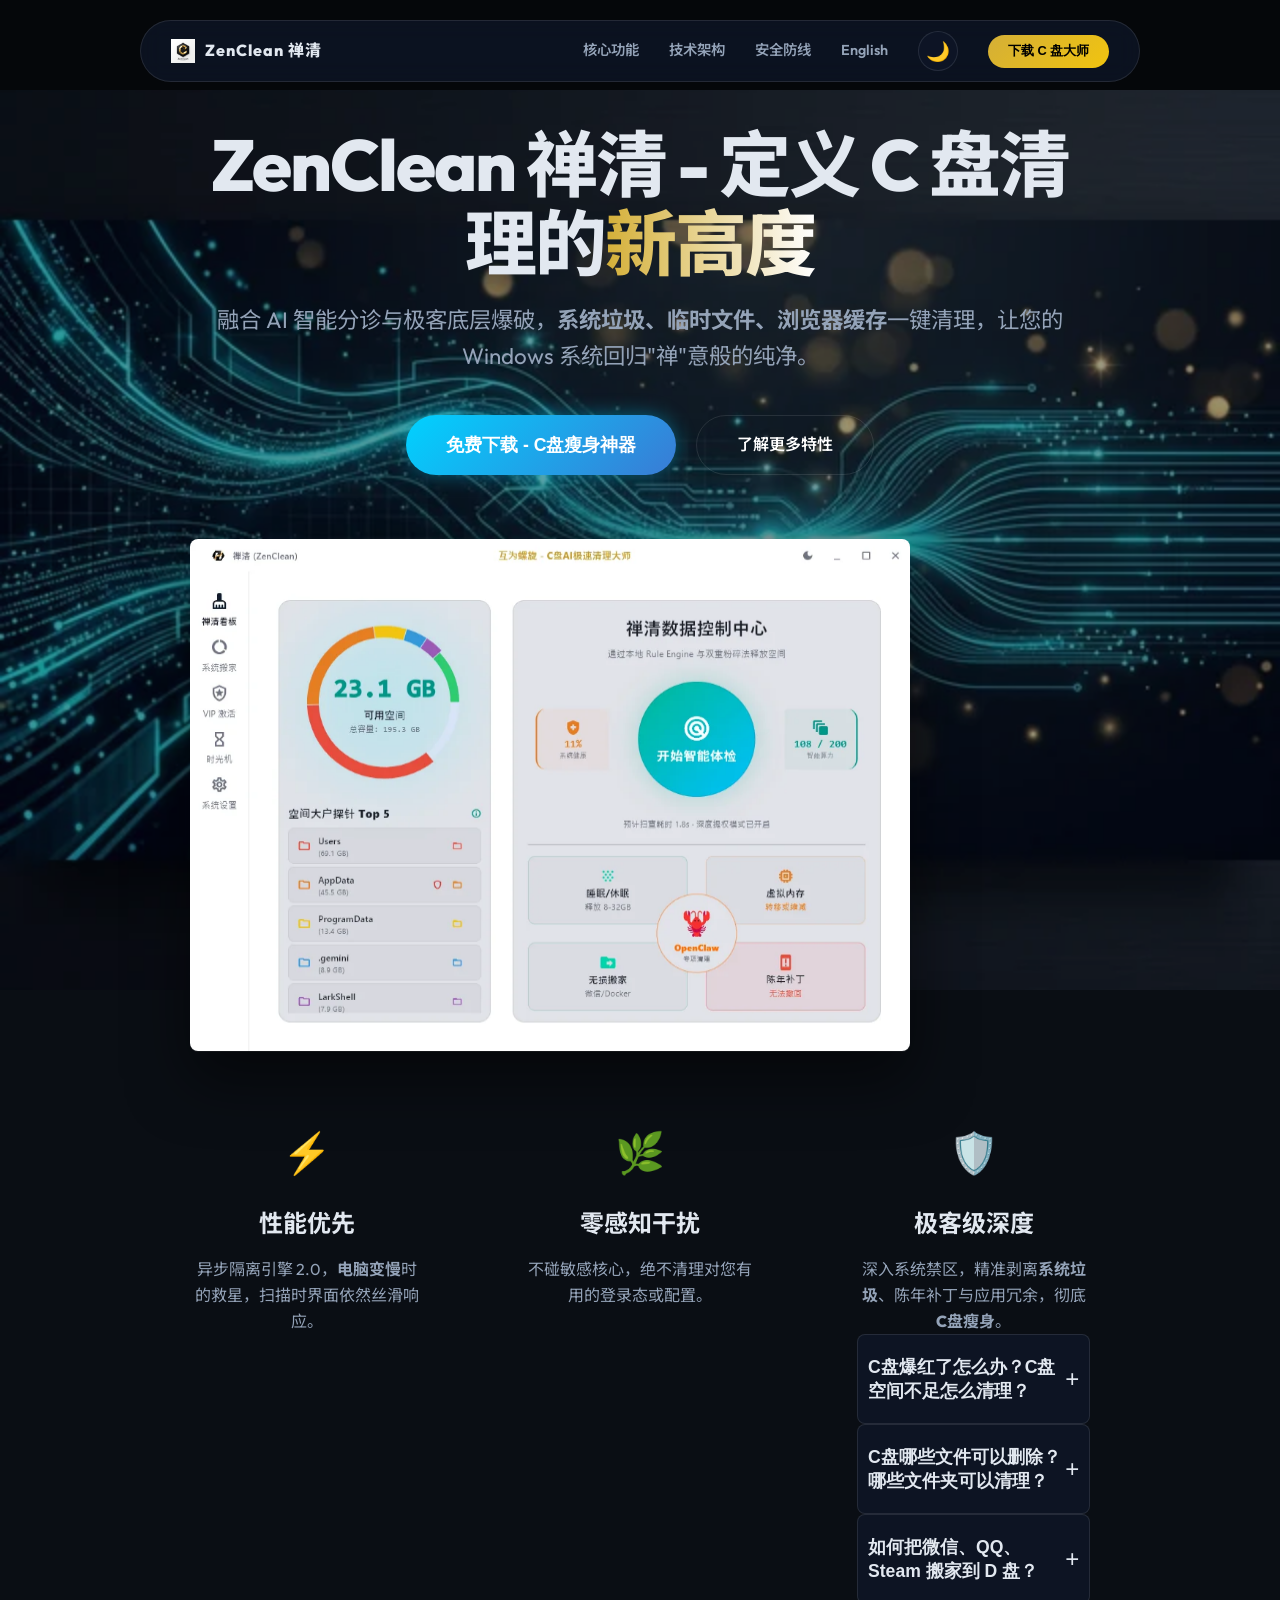
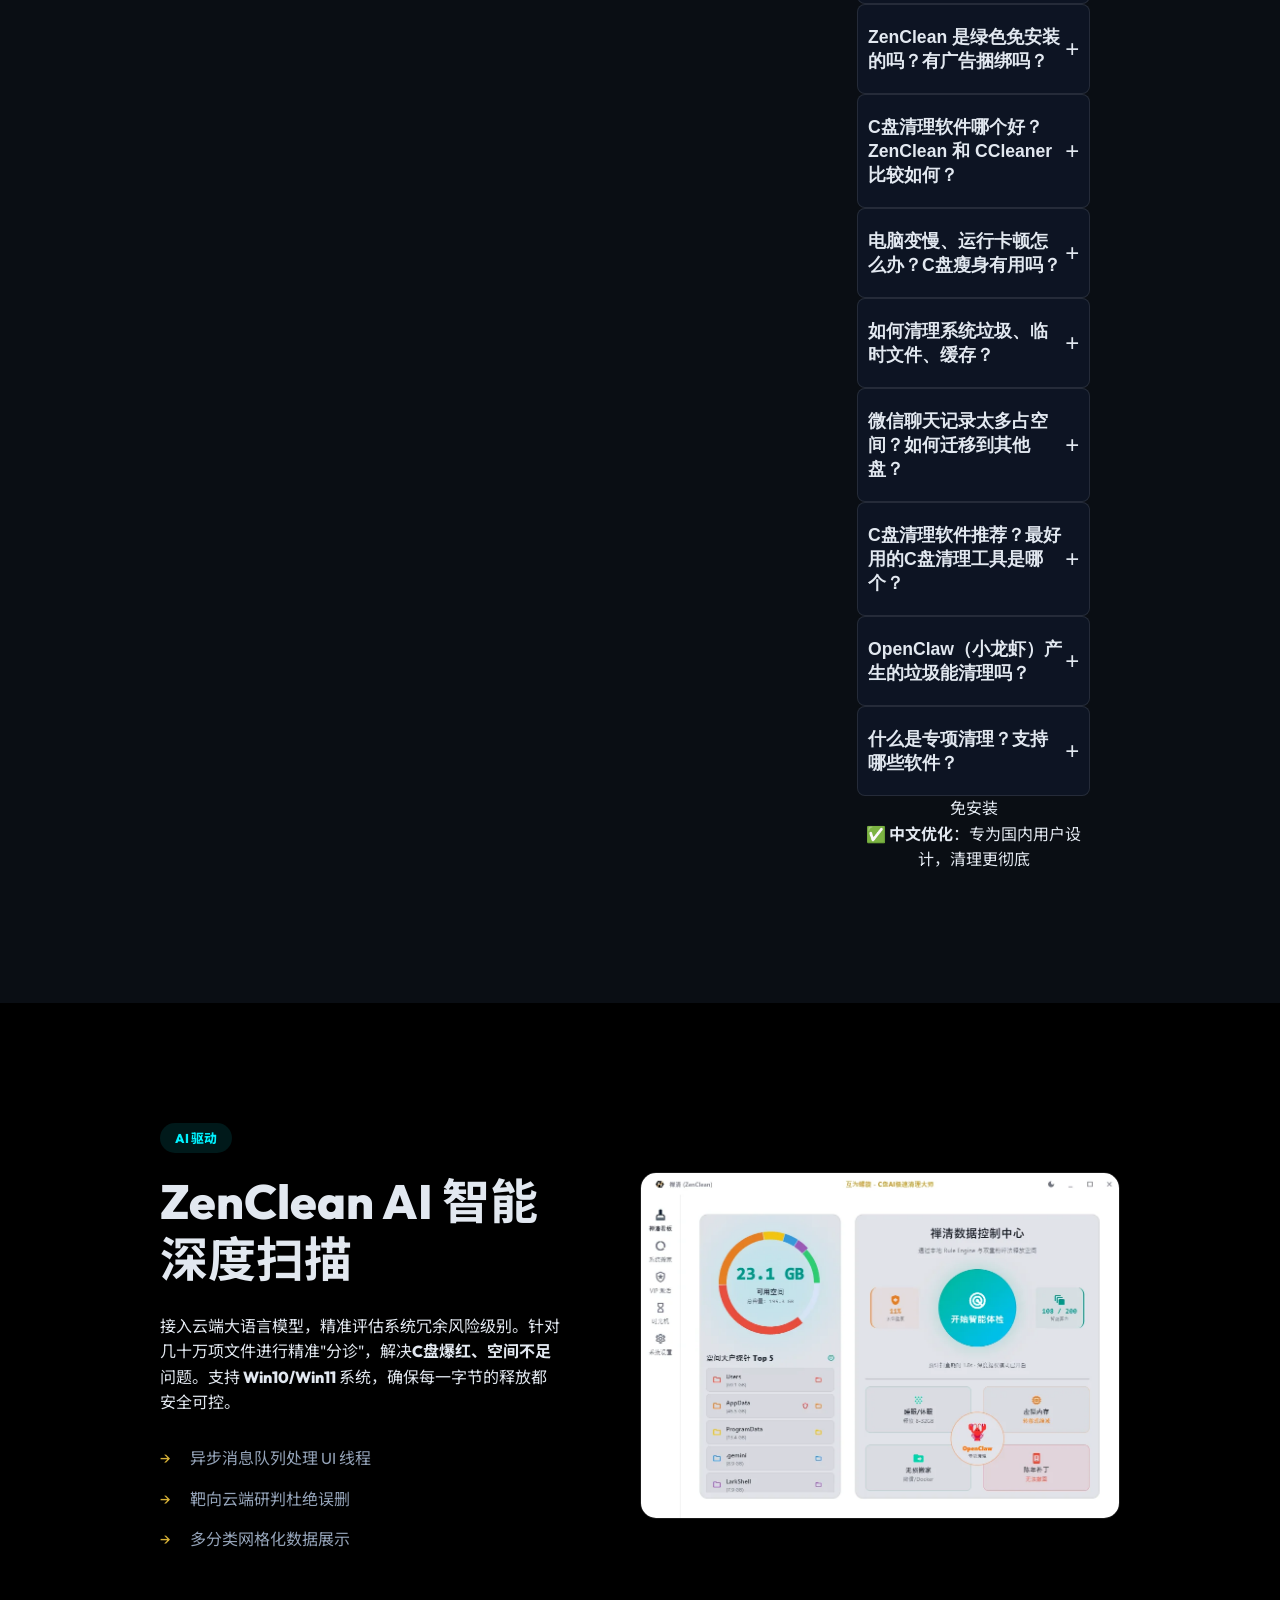
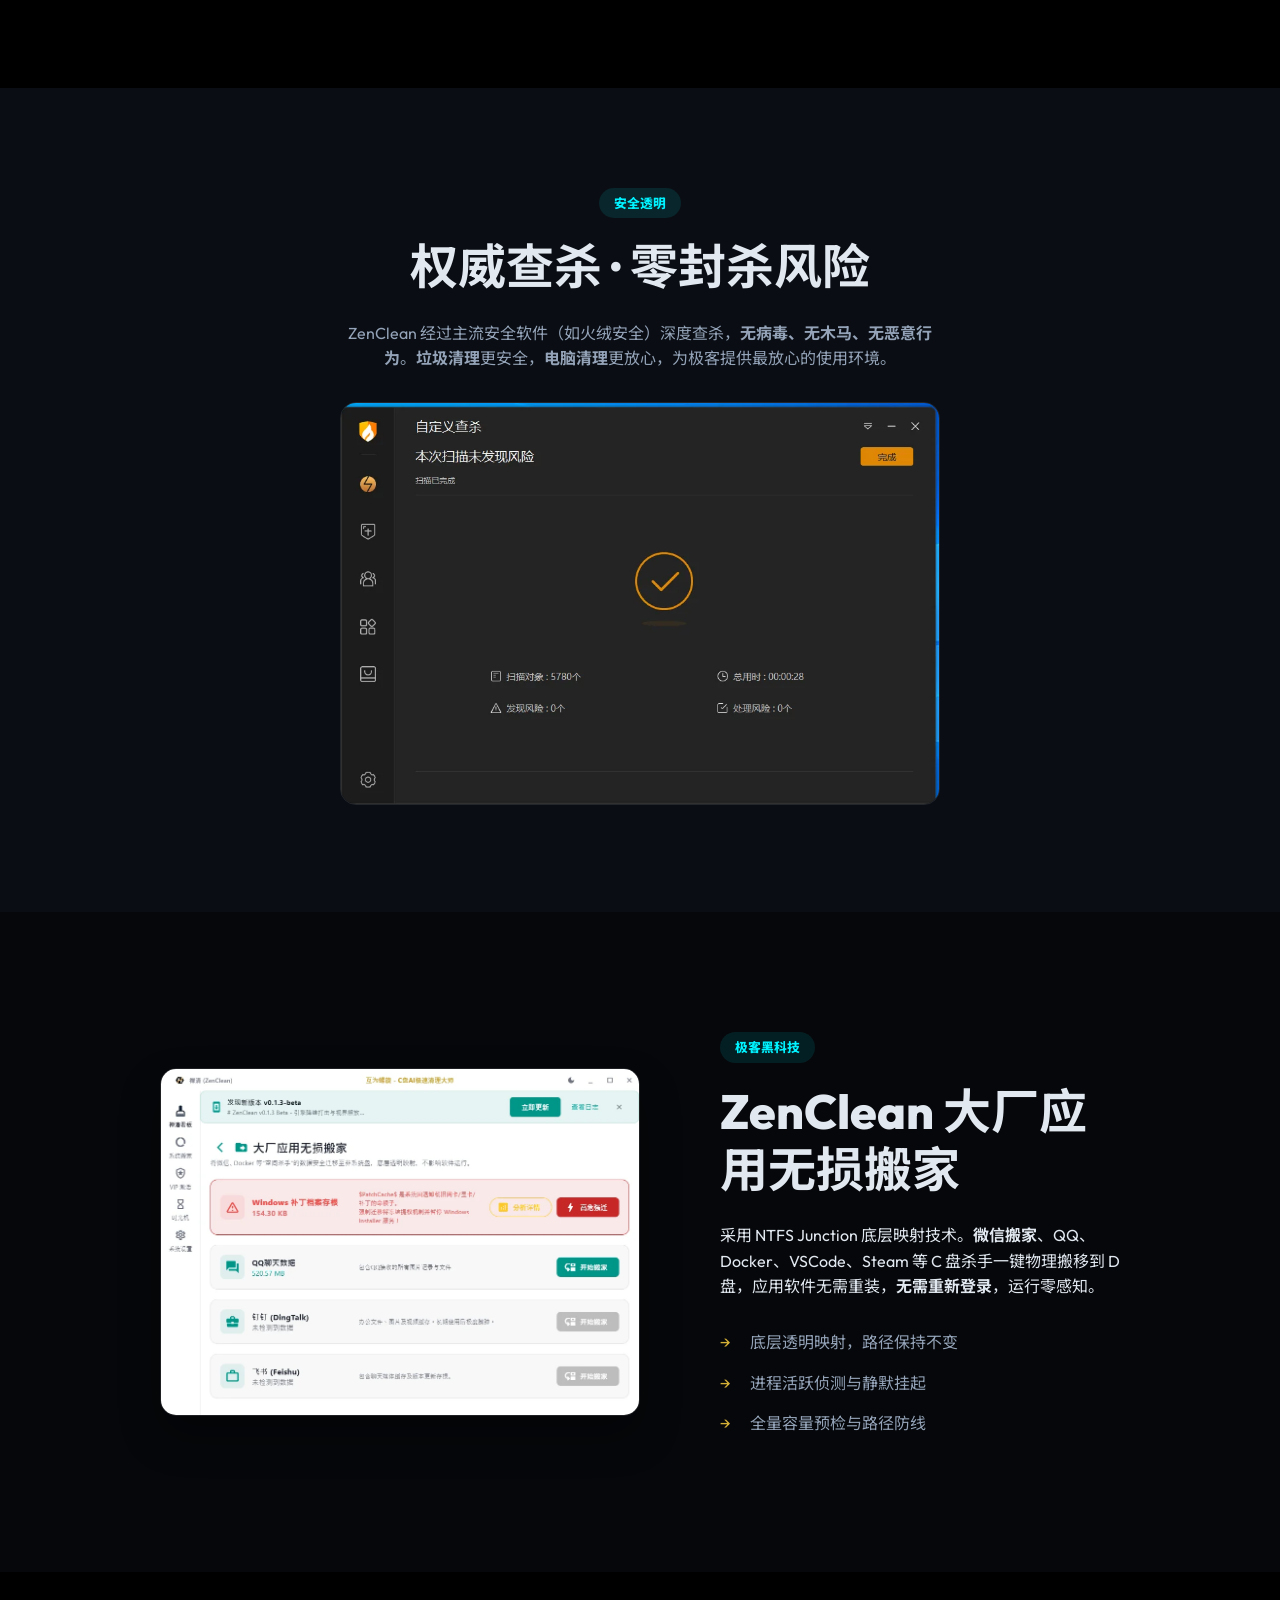
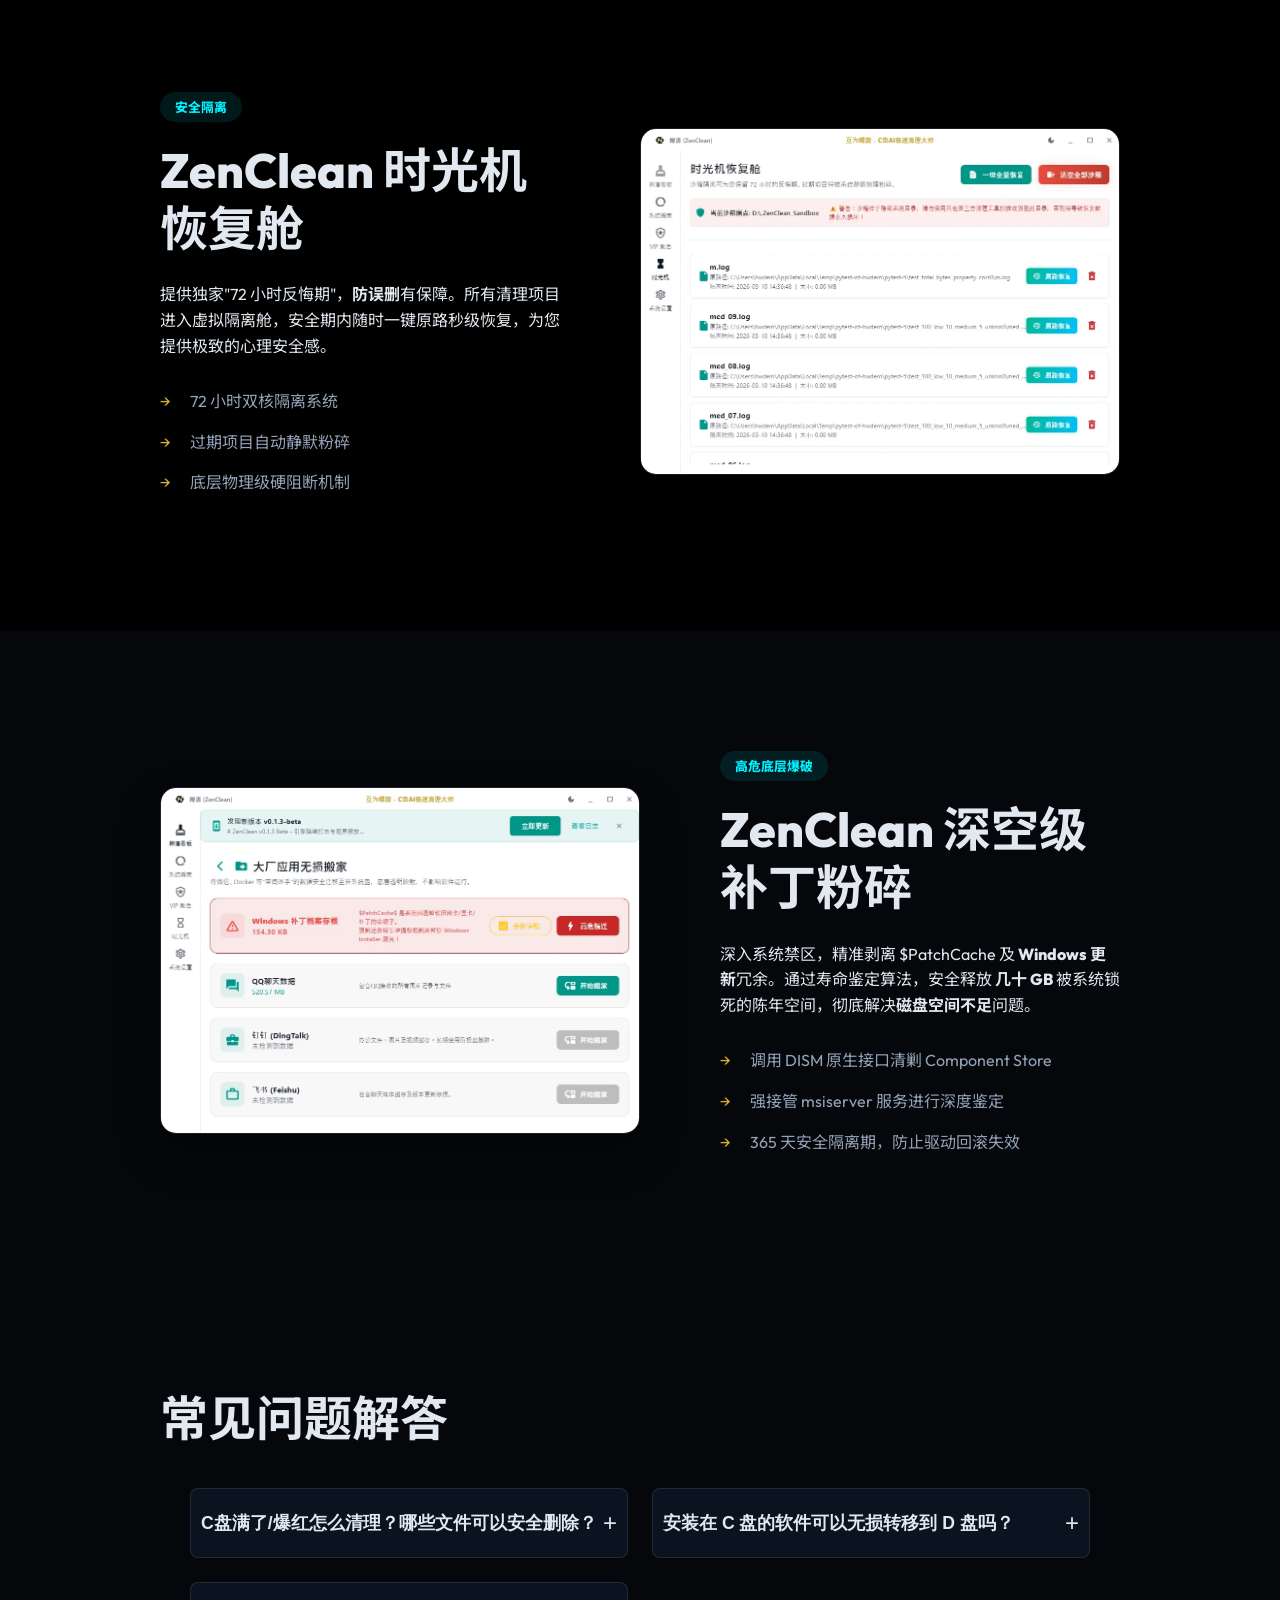
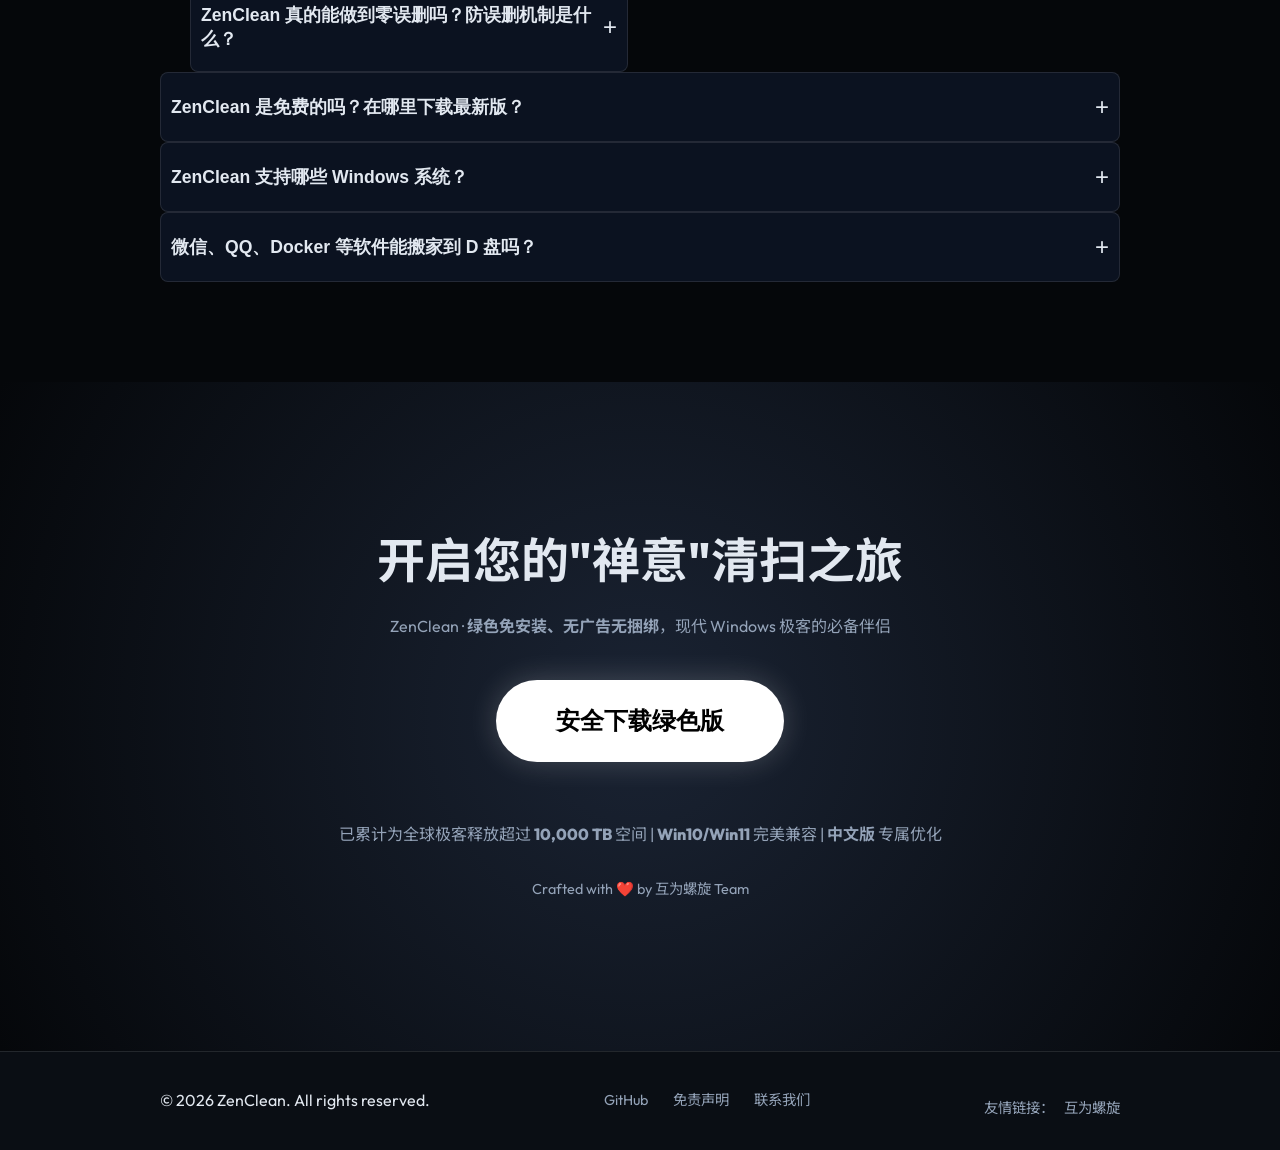
<file: web/index_fixed.html>
<!DOCTYPE html>
<html lang="zh-CN">

<head>
    <!-- 百度搜索资源平台验证 -->
    <meta name="baidu-site-verification" content="codeva-coLVrzvbJs" />
    <meta charset="UTF-8">
    <meta name="viewport" content="width=device-width, initial-scale=1.0">
    <meta name="description"
        content="ZenClean 禅清 - 免费专业的C盘清理工具，解决C盘爆红、空间不足问题。AI智能识别垃圾文件，支持微信/QQ/Docker/VSCode/Steam/OpenClaw搬家到D盘。绿色免安装无广告，Win10/Win11完美兼容。72小时时光机恢复防误删，一键释放几十G空间。ZenClean官网提供最新中文版下载。">
    <meta name="keywords" content="ZenClean,ZenClean下载,ZenClean官网,ZenClean中文版,禅清,C盘清理工具,C盘清理软件推荐,C盘满了怎么清理,C盘爆红怎么办,C盘空间不足,C盘红了怎么解决,C盘瘦身,磁盘清理,磁盘清理工具,磁盘空间不足,Windows清理软件,Win10 C盘清理,Win11 C盘清理,系统优化工具,系统垃圾清理,电脑垃圾清理,垃圾清理软件,临时文件清理,缓存清理,浏览器缓存清理,Windows更新清理,应用搬家软件,软件搬家工具,软件迁移工具,微信搬家到D盘,微信文件迁移,QQ搬家,聊天记录搬家,Docker搬家,VSCode搬家,Steam游戏搬家,游戏搬家工具,绿色免安装,无广告无捆绑,安全清理工具,免费C盘清理,电脑清理神器,电脑清理工具哪个好,电脑变慢怎么办,AI智能清理,OpenClaw清理,小龙虾清理,专项清理">
    <meta name="author" content="互为螺旋 Team">

    <!-- Canonical URL -->
    <!-- Hreflang for SEO -->
    <link rel="alternate" hreflang="zh-CN" href="https://zenclean.hwdemtv.com/">
    <link rel="alternate" hreflang="en" href="https://zenclean.hwdemtv.com/en/">
    <link rel="alternate" hreflang="x-default" href="https://zenclean.hwdemtv.com/">

    <link rel="canonical" href="https://zenclean.hwdemtv.com/">

    <!-- Open Graph -->
    <meta property="og:title" content="ZenClean 禅清 - 免费C盘清理工具 | AI智能清理下载">
    <meta property="og:description" content="融合 AI 智能分诊与极客底层爆破，让您的 Windows 系统回归禅意般的纯净。">
    <meta property="og:image" content="https://zenclean.hwdemtv.com/assets/hero_bg.png">
    <meta property="og:image:width" content="1920">
    <meta property="og:image:height" content="1080">
    <meta property="og:image:alt" content="ZenClean Dashboard - 专业 C 盘清理工具">
    <meta property="og:url" content="https://zenclean.hwdemtv.com/">
    <meta property="og:type" content="website">
    <meta property="og:site_name" content="ZenClean 禅清">
    <meta property="og:locale" content="zh_CN">

    <!-- Twitter Card -->
    <meta name="twitter:card" content="summary_large_image">
    <meta name="twitter:title" content="ZenClean 禅清 - 免费C盘清理工具 | AI智能清理下载">
    <meta name="twitter:description" content="融合 AI 智能分诊与极客底层爆破，让您的 Windows 系统回归禅意般的纯净。">
    <meta name="twitter:image" content="https://zenclean.hwdemtv.com/assets/hero_bg.png">

    <!-- Theme Color -->
    <meta name="theme-color" content="#d4af37">
    <meta name="msapplication-TileColor" content="#05070a">

    <!-- Favicon -->
    <link rel="icon" type="image/png" href="assets/logo.png">
    <link rel="apple-touch-icon" href="assets/logo.png">

    <!-- PWA Manifest -->
    <link rel="manifest" href="site.webmanifest">

    <title>ZenClean 禅清 - 免费C盘清理工具下载 | AI智能清理 Windows系统优化</title>

    <!-- CSS 优先加载 -->
    <link rel="stylesheet" href="styles.css">

    <!-- Noto Sans SC 保留 CDN (中文大字体，CDN 自动子集化) -->
    <link rel="preconnect" href="https://fonts.googleapis.com">
    <link rel="preconnect" href="https://fonts.gstatic.com" crossorigin>
    <link href="https://fonts.googleapis.com/css2?family=Noto+Sans+SC:wght@300;400;700&display=swap" rel="stylesheet"
        media="print" onload="this.media='all'">
    <noscript>
        <link href="https://fonts.googleapis.com/css2?family=Noto+Sans+SC:wght@300;400;700&display=swap"
            rel="stylesheet">
    </noscript>

    <!-- JSON-LD 结构化数据 -->
    <script type="application/ld+json">
    {
        "@context": "https://schema.org",
        "@type": "SoftwareApplication",
        "name": "ZenClean 禅清",
        "alternateName": "ZenClean",
        "description": "专业的 Windows C 盘清理工具，融合 AI 智能分诊与极客底层爆破，支持应用无损搬家、时光机恢复、深层补丁粉碎，让系统回归禅意般的纯净。",
        "url": "https://zenclean.hwdemtv.com/",
        "applicationCategory": "UtilitiesApplication",
        "operatingSystem": "Windows 10, Windows 11",
        "offers": {
            "@type": "Offer",
            "price": "0",
            "priceCurrency": "CNY"
        },
        "author": {
            "@type": "Organization",
            "name": "互为螺旋 Team",
            "url": "https://github.com/hwdemtv"
        },
        "aggregateRating": {
            "@type": "AggregateRating",
            "ratingValue": "4.8",
            "ratingCount": "128"
        },
        "softwareVersion": "0.1.4",
        "fileSize": "50MB",
        "screenshot": "https://zenclean.hwdemtv.com/assets/dashboard.png",
        "license": "https://github.com/hwdemtv/ZenClean/blob/main/LICENSE"
    }
    </script>
    <!-- 防止主题闪烁 -->
    <script id="prevent-theme-flash">
    (function() {
        var saved = localStorage.getItem('theme');
        var prefersDark = window.matchMedia('(prefers-color-scheme: dark)').matches;
        if (saved) {
            document.documentElement.setAttribute('data-theme', saved);
        } else if (!prefersDark) {
            document.documentElement.setAttribute('data-theme', 'light');
        }
    })();
    </script>
    <!-- FAQ Schema for SEO -->
    <script type="application/ld+json">
    {
        "@context": "https://schema.org",
        "@type": "FAQPage",
        "mainEntity": [
            {
                "@type": "Question",
                "name": "C盘满了/爆红怎么清理？ZenClean能安全删除哪些文件？",
                "acceptedAnswer": {
                    "@type": "Answer",
                    "text": "ZenClean 搭载云端 AI 智能分诊大模型，能精准研判 C 盘冗余文件，区分系统核心组件与无用缓存（如 Windows Update 残留、微信/QQ 数据）。确保安全删除不误删，轻松释放几十G空间，解决 C 盘爆红烦恼。"
                }
            },
            {
                "@type": "Question",
                "name": "ZenClean 如何将C盘软件无损转移到D盘？",
                "acceptedAnswer": {
                    "@type": "Answer",
                    "text": "ZenClean 的系统搬家功能采用底层 NTFS 目录映射（Junction）技术，支持将大型软件和游戏资产一键迁移至其他硬盘。应用程序搬家过程无需修改注册表，实现真正的无损搬家，快捷且安全。"
                }
            },
            {
                "@type": "Question",
                "name": "ZenClean 真的能做到零误删吗？防误删机制是什么？",
                "acceptedAnswer": {
                    "@type": "Answer",
                    "text": "ZenClean 独创时光机恢复舱功能，清理项目会进入长达 72 小时的虚拟隔离期，在此期间如遇任何异常，均可一键原路无损恢复。彻底杜绝各类系统优化工具带来的后顾之忧。"
                }
            },
            {
                "@type": "Question",
                "name": "ZenClean 是免费的吗？在哪里下载？",
                "acceptedAnswer": {
                    "@type": "Answer",
                    "text": "ZenClean 是完全免费的 Windows C 盘清理工具，官网 zenclean.hwdemtv.com 提供最新绿色版下载，支持百度网盘和夸克网盘下载，解压即用无需安装。"
                }
            },
            {
                "@type": "Question",
                "name": "C盘爆红了怎么办？C盘空间不足怎么清理？",
                "acceptedAnswer": {
                    "@type": "Answer",
                    "text": "ZenClean 专为解决 C 盘爆红问题设计：AI 智能扫描精准识别垃圾文件，清理 Windows Update 残留、浏览器缓存、软件日志等。一键释放几十 G 空间，支持 Win10/Win11 系统。"
                }
            },
            {
                "@type": "Question",
                "name": "C盘哪些文件可以删除？哪些文件夹可以清理？",
                "acceptedAnswer": {
                    "@type": "Answer",
                    "text": "ZenClean AI 智能分诊会自动识别可安全删除的文件：Windows Update 缓存、临时文件、浏览器缓存、软件日志、回收站残留等。同时保护系统核心文件和用户重要数据，确保零误删。"
                }
            },
            {
                "@type": "Question",
                "name": "如何把微信、QQ、Steam 搬家到 D 盘？",
                "acceptedAnswer": {
                    "@type": "Answer",
                    "text": "ZenClean <strong>软件迁移工具</strong>（应用搬家）支持一键迁移：微信聊天记录、QQ 文件、<strong>游戏搬家</strong>（Steam 等）库、Docker 镜像、VSCode 插件等。使用 NTFS Junction 底层映射技术，搬家后软件无需重新登录，所有配置和数据完整保留。"
                }
            },
            {
                "@type": "Question",
                "name": "ZenClean 是绿色免安装的吗？有广告捆绑吗？",
                "acceptedAnswer": {
                    "@type": "Answer",
                    "text": "ZenClean 是绿色免安装软件，下载解压即可使用。软件无广告、无捆绑、无弹窗，干净纯粹。通过火绒等主流安全软件查杀认证，安全放心。"
                }
            },
            {
                "@type": "Question",
                "name": "C盘清理软件哪个好？ZenClean 和 CCleaner 比较如何？",
                "acceptedAnswer": {
                    "@type": "Answer",
                    "text": "ZenClean 是专为中文用户设计的 C 盘清理工具，相比 CCleaner：AI 智能分诊更精准、支持<strong>软件迁移工具</strong>（应用搬家）、72 小时时光机恢复、完全免费无 Pro 版收费。"
                }
            },
            {
                "@type": "Question",
                "name": "电脑变慢、运行卡顿怎么办？C盘瘦身有用吗？",
                "acceptedAnswer": {
                    "@type": "Answer",
                    "text": "电脑变慢往往是 C 盘空间不足导致的。ZenClean 通过 C 盘瘦身清理系统垃圾、临时文件、浏览器缓存、Windows 更新残留等，快速释放几十 G 空间，让电脑恢复流畅。"
                }
            },
            {
                "@type": "Question",
                "name": "如何清理系统垃圾、临时文件、缓存？",
                "acceptedAnswer": {
                    "@type": "Answer",
                    "text": "ZenClean 提供一站式垃圾清理方案：临时文件清理、缓存清理、浏览器缓存清理、Windows 更新清理、系统垃圾清理等。AI 智能识别，一键全部清理，安全高效。"
                }
            },
            {
                "@type": "Question",
                "name": "微信聊天记录太多占空间？如何迁移到其他盘？",
                "acceptedAnswer": {
                    "@type": "Answer",
                    "text": "ZenClean 支持微信文件迁移功能，一键将微信聊天记录迁移到 D 盘。聊天记录搬家后微信正常运行，无需重新登录，聊天记录完整保留，可释放 C 盘几十 G 空间。"
                }
            },
            {
                "@type": "Question",
                "name": "C盘清理软件推荐？最好用的C盘清理工具是哪个？",
                "acceptedAnswer": {
                    "@type": "Answer",
                    "text": "推荐 ZenClean：AI 智能分诊更精准，支持<strong>软件迁移工具</strong>（应用搬家），72 小时时光机恢复，完全免费无广告无捆绑，专为中文用户优化。"
                }
            }
        ]
    }
    </script>
</head>

<body class="landing-page">
    <!-- 导航栏 -->
    <nav class="glass-nav">
        <div class="nav-content">
            <div class="logo-area">
                <picture>
                    <source srcset="assets/logo.webp" type="image/webp">
                    <img src="assets/logo.png" alt="ZenClean Logo" class="mini-logo" width="24" height="24">
                </picture>
                <span class="logo-text">ZenClean 禅清</span>
            </div>
            <div class="nav-links">
                <a href="#features">核心功能</a>
                <a href="#technology">技术架构</a>
                <a href="#safety">安全防线</a>
                <a href="en/" class="lang-switch">English</a>
                                <button class="theme-toggle" onclick="toggleTheme()" aria-label="切换主题" title="切换主题">
                    <span class="sun-icon">☀️</span>
                    <span class="moon-icon">🌙</span>
                </button>
                <button class="btn-download-sm" onclick="openDownloadModal()">下载 C 盘大师</button>
            </div>
        </div>
    </nav>

    <!-- Hero Section -->
    <header class="hero">
        <picture class="hero-bg">
            <source srcset="assets/hero_bg.webp" type="image/webp">
            <img src="assets/hero_bg.png" alt="" class="hero-bg-fallback" loading="eager">
        </picture>
        <div class="hero-content">
            <h1 class="reveal-text">ZenClean 禅清 - 定义 C 盘清理的<span class="gold-text">新高度</span></h1>
            <p class="reveal-subtext">融合 AI 智能分诊与极客底层爆破，<strong>系统垃圾、临时文件、浏览器缓存</strong>一键清理，让您的 Windows 系统回归"禅"意般的纯净。</p>
            <div class="cta-group">
                <button class="btn-primary-glow" onclick="openDownloadModal()">免费下载 - C盘瘦身神器</button>
                <a href="#features" class="btn-outline">了解更多特性</a>
            </div>
            <div class="hero-mockup-container">
                <picture>
                    <source srcset="assets/dashboard.webp" type="image/webp">
                    <img src="assets/dashboard.png" alt="ZenClean Dashboard" class="hero-mockup" width="800"
                        height="500">
                </picture>
            </div>
        </div>
    </header>

    <!-- 品牌价值与技术底座 -->
    <section id="technology" class="philosophy">
        <div class="container">
            <div class="philosophy-grid">
                <div class="philo-card">
                    <div class="philo-icon">⚡</div>
                    <h3>性能优先</h3>
                    <p>异步隔离引擎 2.0，<strong>电脑变慢</strong>时的救星，扫描时界面依然丝滑响应。</p>
                </div>
                <div class="philo-card">
                    <div class="philo-icon">🌿</div>
                    <h3>零感知干扰</h3>
                    <p>不碰敏感核心，绝不清理对您有用的登录态或配置。</p>
                </div>
                <div class="philo-card">
                    <div class="philo-icon">🛡️</div>
                    <h3>极客级深度</h3>
                    <p>深入系统禁区，精准剥离<strong>系统垃圾</strong>、陈年补丁与应用冗余，彻底<strong>C盘瘦身</strong>。</p>
                                <div class="faq-item reveal-delay-7">
                    <button class="faq-question">
                        <span>C盘爆红了怎么办？C盘空间不足怎么清理？</span>
                        <i class="faq-icon">+</i>
                    </button>
                    <div class="faq-answer">
                        <p><strong>C盘爆红</strong>是很多用户的痛点。ZenClean 专为解决此问题设计：AI 智能扫描精准识别垃圾文件，清理 Windows Update 残留、浏览器缓存、软件日志等占用空间的文件。一键释放几十 G 空间，让 C 盘从红色变回蓝色。支持 Win10/Win11 系统。</p>
                    </div>
                </div>
                <div class="faq-item reveal-delay-8">
                    <button class="faq-question">
                        <span>C盘哪些文件可以删除？哪些文件夹可以清理？</span>
                        <i class="faq-icon">+</i>
                    </button>
                    <div class="faq-answer">
                        <p>ZenClean AI 智能分诊会自动识别可安全删除的文件：<strong>Windows Update 缓存、临时文件、浏览器缓存、软件日志、回收站残留</strong>等。同时会保护系统核心文件和用户重要数据，确保<strong>零误删</strong>。即使不确定的文件，也会进入 72 小时隔离期，随时可恢复。</p>
                    </div>
                </div>
                <div class="faq-item reveal-delay-9">
                    <button class="faq-question">
                        <span>如何把微信、QQ、Steam 搬家到 D 盘？</span>
                        <i class="faq-icon">+</i>
                    </button>
                    <div class="faq-answer">
                        <p>ZenClean <strong><strong>软件迁移工具</strong>（应用搬家）</strong>支持一键迁移：微信聊天记录、QQ 文件、<strong>游戏搬家</strong>（Steam 等）库、Docker 镜像、VSCode 插件等。使用 NTFS Junction 底层映射技术，搬家后软件<strong>无需重新登录</strong>，所有配置和数据完整保留。支持搬家到 D 盘、E 盘等任意磁盘。</p>
                    </div>
                </div>
                <div class="faq-item reveal-delay-10">
                    <button class="faq-question">
                        <span>ZenClean 是绿色免安装的吗？有广告捆绑吗？</span>
                        <i class="faq-icon">+</i>
                    </button>
                    <div class="faq-answer">
                        <p>ZenClean 是<strong>绿色免安装</strong>软件，下载解压即可使用。软件<strong>无广告、无捆绑、无弹窗</strong>，干净纯粹。通过火绒等主流安全软件查杀认证，安全放心。官网 zenclean.hwdemtv.com 提供最新版下载。</p>
                    </div>
                </div>
                <div class="faq-item reveal-delay-11">
                    <button class="faq-question">
                        <span>C盘清理软件哪个好？ZenClean 和 CCleaner 比较如何？</span>
                        <i class="faq-icon">+</i>
                    </button>
                    <div class="faq-answer">
                        <p>ZenClean 是<strong>专为中文用户设计</strong>的 C 盘清理工具，相比 CCleaner：<br>✅ <strong>AI 智能分诊</strong>：云端大模型精准识别，比规则匹配更智能<br>✅ <strong>应用搬家</strong>：支持微信/QQ/Docker 等，CCleaner 无此功能<br>✅ <strong>时光机恢复</strong>：72 小时反悔期，CCleaner 删了就没了<br>✅ <strong>完全免费</strong>：无 Pro 版收费，功能全开放</p>
                    </div>
                </div>
                <div class="faq-item reveal-delay-12">
                    <button class="faq-question">
                        <span>电脑变慢、运行卡顿怎么办？C盘瘦身有用吗？</span>
                        <i class="faq-icon">+</i>
                    </button>
                    <div class="faq-answer">
                        <p><strong>电脑变慢</strong>往往是 C 盘空间不足导致的。当 C 盘剩余空间低于 10%，系统会出现<strong>运行卡顿、开机慢</strong>甚至磁盘 100% 占用。ZenClean 通过<strong>C盘瘦身</strong>清理系统垃圾、临时文件、浏览器缓存、Windows 更新残留等，快速释放几十 G 空间，让电脑恢复流畅。</p>
                    </div>
                </div>
                <div class="faq-item reveal-delay-13">
                    <button class="faq-question">
                        <span>如何清理系统垃圾、临时文件、缓存？</span>
                        <i class="faq-icon">+</i>
                    </button>
                    <div class="faq-answer">
                        <p>ZenClean 提供一站式<strong>垃圾清理</strong>方案：<br>✅ <strong>临时文件清理</strong>：Windows 临时目录、软件缓存<br>✅ <strong>缓存清理</strong>：浏览器缓存、系统缓存、应用缓存<br>✅ <strong>Windows更新清理</strong>：清理旧版本补丁、更新缓存<br>✅ <strong>系统垃圾清理</strong>：日志文件、错误报告、回收站残留<br>AI 智能识别，一键全部清理，安全高效。</p>
                    </div>
                </div>
                <div class="faq-item reveal-delay-14">
                    <button class="faq-question">
                        <span>微信聊天记录太多占空间？如何迁移到其他盘？</span>
                        <i class="faq-icon">+</i>
                    </button>
                    <div class="faq-answer">
                        <p>ZenClean 支持<strong>微信文件迁移</strong>功能，一键将微信聊天记录（包括图片、视频、文件）迁移到 D 盘或其他磁盘。<strong>聊天记录搬家</strong>后：<br>✅ 微信正常运行，无需重新登录<br>✅ 聊天记录完整保留，不会丢失<br>✅ 释放 C 盘几十 G 空间<br>同样支持 QQ、钉钉等聊天软件。</p>
                    </div>
                </div>
                <div class="faq-item reveal-delay-15">
                    <button class="faq-question">
                        <span>C盘清理软件推荐？最好用的C盘清理工具是哪个？</span>
                        <i class="faq-icon">+</i>
                    </button>
                    <div class="faq-answer">
                        <p><strong>电脑清理工具哪个好</strong>？推荐 ZenClean，理由：<br>✅ <strong>AI 智能分诊</strong>：比传统工具更精准，不误删<br>✅ <strong>应用搬家</strong>：微信/QQ/Docker/Steam/OpenClaw 一键迁移<br>✅ <strong>时光机恢复</strong>：72 小时反悔期，删错能恢复<br>✅ <strong>完全免费</strong>：无广告无捆绑，绿色免安装<br>✅ <strong>专项清理</strong>：针对特定软件精准清理，更安全</p>
                    </div>
                </div>
                <div class="faq-item reveal-delay-16">
                    <button class="faq-question">
                        <span>OpenClaw（小龙虾）产生的垃圾能清理吗？</span>
                        <i class="faq-icon">+</i>
                    </button>
                    <div class="faq-answer">
                        <p>可以。ZenClean 支持<strong>OpenClaw（小龙虾）专项清理</strong>，安全清理运行时产生的日志、缓存和临时文件。OpenClaw 是开源的个人助理项目，运行过程中会产生缓存数据，ZenClean 可以精准识别并安全清理，不影响正常使用。</p>
                    </div>
                </div>
                <div class="faq-item reveal-delay-17">
                    <button class="faq-question">
                        <span>什么是专项清理？支持哪些软件？</span>
                        <i class="faq-icon">+</i>
                    </button>
                    <div class="faq-answer">
                        <p><strong>专项清理</strong>是针对特定软件的精准清理功能，比通用清理更安全、更彻底。ZenClean 支持的专项清理包括：<br>✅ <strong>微信/QQ专项清理</strong>：聊天记录迁移与缓存清理<br>✅ <strong>Docker专项清理</strong>：镜像、容器日志清理与迁移<br>✅ <strong>OpenClaw专项清理</strong>：运行日志、缓存、临时文件清理<br>✅ <strong>Steam等游戏平台专项清理</strong>：游戏缓存、更新包清理<br>✅ <strong>浏览器专项清理</strong>：Chrome/Edge/Firefox 缓存清理</p>
                    </div>
                </div>免安装<br>✅ <strong>中文优化</strong>：专为国内用户设计，清理更彻底</p>
                    </div>
                </div>
</div>
            </div>
        </div>
    </section>

    <!-- 核心功能 A: AI 智能 -->
    <section id="features" class="feature-section inverse">
        <div class="container flex-row">
            <div class="content-side">
                <div class="badge">AI 驱动</div>
                <h2>ZenClean AI 智能深度扫描</h2>
                <p>接入云端大语言模型，精准评估系统冗余风险级别。针对几十万项文件进行精准"分诊"，解决<strong>C盘爆红、空间不足</strong>问题。支持 <strong>Win10/Win11</strong> 系统，确保每一字节的释放都安全可控。</p>
                <ul class="feature-list">
                    <li>异步消息队列处理 UI 线程</li>
                    <li>靶向云端研判杜绝误删</li>
                    <li>多分类网格化数据展示</li>
                </ul>
            </div>
            <div class="image-side">
                <picture>
                    <source srcset="assets/dashboard.webp" type="image/webp">
                    <img src="assets/dashboard.png" alt="ZenClean Control Center" class="side-mockup" loading="lazy"
                        width="600" height="400">
                </picture>
            </div>
        </div>
    </section>

    <!-- 安全背书板块 -->
    <section class="security-trust">
        <div class="container text-center">
            <div class="badge">安全透明</div>
            <h2>权威查杀 · 零封杀风险</h2>
            <p class="trust-desc">ZenClean 经过主流安全软件（如火绒安全）深度查杀，<strong>无病毒、无木马、无恶意行为</strong>。<strong>垃圾清理</strong>更安全，<strong>电脑清理</strong>更放心，为极客提供最放心的使用环境。</p>
            <div class="trust-image-container">
                <picture>
                    <source srcset="assets/scan_result.webp" type="image/webp">
                    <img src="assets/scan_result.png" alt="Huorong Security Check" class="trust-mockup" loading="lazy"
                        width="600" height="400">
                </picture>
            </div>
        </div>
    </section>

    <!-- 核心功能 B: 无损搬家 -->
    <section class="feature-section">
        <div class="container flex-row-reverse">
            <div class="content-side">
                <div class="badge">极客黑科技</div>
                <h2>ZenClean 大厂应用无损搬家</h2>
                <p>采用 NTFS Junction 底层映射技术。<strong>微信搬家</strong>、QQ、Docker、VSCode、Steam 等 C 盘杀手一键物理搬移到 D 盘，应用软件无需重装，<strong>无需重新登录</strong>，运行零感知。</p>
                <ul class="feature-list">
                    <li>底层透明映射，路径保持不变</li>
                    <li>进程活跃侦测与静默挂起</li>
                    <li>全量容量预检与路径防线</li>
                </ul>
            </div>
            <div class="image-side">
                <picture>
                    <source srcset="assets/migration_high_risk.webp" type="image/webp">
                    <img src="assets/migration_high_risk.png" alt="ZenClean C盘软件无损搬家效果演示" class="side-mockup"
                        loading="lazy" width="600" height="400">
                </picture>
            </div>
        </div>
    </section>

    <!-- 核心功能 C: 时光机 -->
    <section id="safety" class="feature-section inverse">
        <div class="container flex-row">
            <div class="content-side">
                <div class="badge">安全隔离</div>
                <h2>ZenClean 时光机恢复舱</h2>
                <p>提供独家"72 小时反悔期"，<strong>防误删</strong>有保障。所有清理项目进入虚拟隔离舱，安全期内随时一键原路秒级恢复，为您提供极致的心理安全感。</p>
                <ul class="feature-list">
                    <li>72 小时双核隔离系统</li>
                    <li>过期项目自动静默粉碎</li>
                    <li>底层物理级硬阻断机制</li>
                </ul>
            </div>
            <div class="image-side">
                <picture>
                    <source srcset="assets/timemachine.webp" type="image/webp">
                    <img src="assets/timemachine.png" alt="Time Machine" class="side-mockup" loading="lazy" width="600"
                        height="400">
                </picture>
            </div>
        </div>
    </section>

    <!-- 核心功能 D: 深层补丁 -->
    <section class="feature-section">
        <div class="container flex-row-reverse">
            <div class="content-side">
                <div class="badge">高危底层爆破</div>
                <h2>ZenClean 深空级补丁粉碎</h2>
                <p>深入系统禁区，精准剥离 $PatchCache 及 <strong>Windows 更新</strong>冗余。通过寿命鉴定算法，安全释放 <strong>几十 GB</strong> 被系统锁死的陈年空间，彻底解决<strong>磁盘空间不足</strong>问题。</p>
                <ul class="feature-list">
                    <li>调用 DISM 原生接口清剿 Component Store</li>
                    <li>强接管 msiserver 服务进行深度鉴定</li>
                    <li>365 天安全隔离期，防止驱动回滚失效</li>
                </ul>
            </div>
            <div class="image-side">
                <picture>
                    <source srcset="assets/migration_high_risk.webp" type="image/webp">
                    <img src="assets/migration_high_risk.png" alt="ZenClean 深层补丁清理效果演示" class="side-mockup"
                        loading="lazy" width="600" height="400">
                </picture>
            </div>
        </div>
    </section>

    <!-- 常见问题 FAQ (SEO) -->
    <section class="faq-section" id="faq">
        <div class="container">
            <h2 class="text-center reveal">常见问题解答</h2>
            <div class="faq-container">
                <div class="faq-item reveal-delay-1">
                    <button class="faq-question">
                        <span>C盘满了/爆红怎么清理？哪些文件可以安全删除？</span>
                        <i class="faq-icon">+</i>
                    </button>
                    <div class="faq-answer">
                        <p>传统清理工具容易误删系统文件导致崩溃。ZenClean 搭载云端 <strong>AI 智能分诊</strong>大模型，能精准研判 C 盘冗余文件，区分系统核心组件与无用缓存（如
                            Windows Update 残留、微信/QQ 数据）。确保<strong>安全删除不误删</strong>，轻松释放几十G空间，解决 C 盘爆红烦恼。</p>
                    </div>
                </div>
                <div class="faq-item reveal-delay-2">
                    <button class="faq-question">
                        <span>安装在 C 盘的软件可以无损转移到 D 盘吗？</span>
                        <i class="faq-icon">+</i>
                    </button>
                    <div class="faq-answer">
                        <p>完全可以。ZenClean 的“系统搬家”功能采用底层 <strong>NTFS
                                目录映射（Junction）技术</strong>，支持将大型软件和游戏资产一键迁移至其他硬盘。<strong>应用程序搬家</strong>过程无需修改注册表，实现真正的<strong>无损搬家</strong>，快捷且安全。
                        </p>
                    </div>
                </div>
                <div class="faq-item reveal-delay-3">
                    <button class="faq-question">
                        <span>ZenClean 真的能做到零误删吗？防误删机制是什么？</span>
                        <i class="faq-icon">+</i>
                    </button>
                    <div class="faq-answer">
                        <p>ZenClean 是专为极客打造的<strong>防误删电脑清理软件</strong>。除了经过火绒等安全机构的查杀认证，我们独创了“时光机恢复舱”功能。清理项目会进入长达 72
                            小时的虚拟隔离期，在此期间如遇任何异常，均可一键原路无损恢复。彻底杜绝各类系统优化工具带来的后顾之忧。</p>
                    </div>
                </div>
            </div>
                <div class="faq-item reveal-delay-4">
                    <button class="faq-question">
                        <span>ZenClean 是免费的吗？在哪里下载最新版？</span>
                        <i class="faq-icon">+</i>
                    </button>
                    <div class="faq-answer">
                        <p><strong>ZenClean 是完全免费的</strong> Windows C 盘清理工具。官网 zenclean.hwdemtv.com 提供最新绿色版下载，支持百度网盘和夸克网盘。软件无需安装，解压即用，安全无捆绑。</p>
                    </div>
                </div>
                <div class="faq-item reveal-delay-5">
                    <button class="faq-question">
                        <span>ZenClean 支持哪些 Windows 系统？</span>
                        <i class="faq-icon">+</i>
                    </button>
                    <div class="faq-answer">
                        <p>ZenClean 支持 <strong>Windows 10 和 Windows 11</strong> 系统，包括家庭版、专业版、企业版等所有版本。无论是老旧的 Windows 10 1903 还是最新的 Windows 11 23H2，ZenClean 都能完美运行。</p>
                    </div>
                </div>
                <div class="faq-item reveal-delay-6">
                    <button class="faq-question">
                        <span>微信、QQ、Docker 等软件能搬家到 D 盘吗？</span>
                        <i class="faq-icon">+</i>
                    </button>
                    <div class="faq-answer">
                        <p>完全可以。ZenClean 的<strong><strong>软件迁移工具</strong>（应用搬家）</strong>支持微信、QQ、Docker、VSCode、Chrome、Steam 等主流软件。使用 NTFS Junction 技术，搬家后软件<strong>无需重新登录</strong>，所有配置和数据完整保留。</p>
                    </div>
                </div>

        </div>
    </section>

    <!-- 下载引导 -->
    <section class="download-footer">
        <div class="container text-center">
            <h2>开启您的"禅意"清扫之旅</h2>
            <p>ZenClean · <strong>绿色免安装、无广告无捆绑</strong>，现代 Windows 极客的必备伴侣</p>
            <div class="footer-cta">
                <button class="btn-giant" onclick="openDownloadModal()">安全下载绿色版</button>
            </div>
            <p class="stats-footer">已累计为全球极客释放超过 <strong>10,000 TB</strong> 空间 | <strong>Win10/Win11</strong> 完美兼容 | <strong>中文版</strong> 专属优化</p>
            <p class="disclaimer">Crafted with ❤️ by 互为螺旋 Team</p>
        </div>
    </section>

    <!-- 弹窗：选择下载方式 -->
    <div id="downloadModal" class="modal-overlay" style="display:none;" aria-hidden="true">
        <div class="download-modal-inner" role="dialog" aria-labelledby="downloadTitle">
            <button class="modal-close" onclick="closeDownloadModal()" aria-label="关闭">×</button>
            <h3 id="downloadTitle">选择下载渠道</h3>
            <p>请选择最直连您的网盘地址进行下载：</p>
            <div class="download-options">
                <a href="https://pan.baidu.com/s/1qIzGADyNp2HgyrBlpO4M7g?pwd=xyhf" target="_blank" rel="noopener"
                    class="download-card baidu">
                    <img src="assets/icons/baidu.svg" alt="Baidu" class="card-icon" width="40" height="40"
                        loading="lazy">
                    <div class="card-text">
                        <strong>百度网盘</strong>
                        <span>提取码: xyhf</span>
                    </div>
                </a>
                <a href="https://pan.quark.cn/s/ebbf7993cf2f" target="_blank" rel="noopener"
                    class="download-card quark">
                    <img src="assets/icons/quark.svg" alt="Quark" class="card-icon" width="40" height="40"
                        loading="lazy">
                    <div class="card-text">
                        <strong>夸克网盘</strong>
                        <span>极速直连 (推荐)</span>
                    </div>
                </a>
            </div>
            <div class="modal-footer-info">
                <p>⚠️ 软件为绿色版，无需安装，解压即用。</p>
            </div>
        </div>
    </div>

    <!-- 弹窗：免责声明 -->
    <div id="disclaimerModal" class="modal-overlay" style="display:none;" aria-hidden="true">
        <div class="download-modal-inner disclaimer-modal" role="dialog" aria-labelledby="disclaimerTitle">
            <button class="modal-close" onclick="closeDisclaimerModal()" aria-label="关闭">×</button>
            <h3 id="disclaimerTitle">免责声明</h3>
            <div class="disclaimer-content">
                <p>在使用 ZenClean（以下简称"本软件"）前，请务必仔细阅读并理解本声明：</p>
                <ul class="disclaimer-list">
                    <li><strong>底层风险知会</strong>：本软件涉及 Windows 系统底层操作（包括但不限于 NTFS Junction 映射、$PatchCache
                        物理删除等）。开发者不对因意外导致的系统崩溃、蓝屏或启动故障承担法律责任。</li>
                    <li><strong>数据安全建议</strong>：虽然我们实施了严格的"72小时时光机"隔离机制，但仍强烈建议您在执行【深度粉碎】等高危操作前，对核心数据进行手动备份。</li>
                    <li><strong>第三方纠纷</strong>：本软件仅用于系统清理优化，不对因迁移第三方软件（如微信、Docker）数据目录而可能导致的软件封号、功能受限或服务条款冲突负责。</li>
                    <li><strong>最终解释权</strong>：本软件为开源极客工具，最终解释权归 互为螺旋 开发团队所有。</li>
                </ul>
            </div>
            <div class="modal-footer-info">
                <button class="btn-download-sm" onclick="closeDisclaimerModal()">我已阅读并知晓风险</button>
            </div>
        </div>
    </div>

    <!-- 弹窗：联系我们 -->
    <div id="contactModal" class="modal-overlay" style="display:none;" aria-hidden="true">
        <div class="download-modal-inner contact-modal" role="dialog" aria-labelledby="contactTitle">
            <button class="modal-close" onclick="closeContactModal()" aria-label="关闭">×</button>
            <h3 id="contactTitle">联系我们</h3>
            <p>在使用过程中遇到任何问题或有改进建议？欢迎通过以下渠道与我们沟通：</p>
            <div class="contact-grid">
                <div class="contact-item">
                    <div class="contact-icon">⭐</div>
                    <div class="contact-info">
                        <strong>点亮 Star (开源)</strong>
                        <p>喜欢就点个 Star 收藏吧</p>
                        <a href="https://github.com/hwdemtv/ZenClean" target="_blank" rel="noopener"
                            class="contact-link">前往 GitHub</a>
                    </div>
                </div>
                <div class="contact-item">
                    <div class="contact-icon">📧</div>
                    <div class="contact-info">
                        <strong>技术支持 (Email)</strong>
                        <p>反馈建议或商务合作</p>
                        <a href="mailto:hwdemtv@qq.com" class="contact-link">hwdemtv@qq.com</a>
                    </div>
                </div>
                <div class="contact-item">
                    <div class="contact-icon">📱</div>
                    <div class="contact-info">
                        <strong>官方公众号</strong>
                        <p>关注「互为螺旋工具箱」</p>
                        <div class="contact-qrcode-container">
                            <img src="assets/qrcode.jpg" alt="WeChat Official Account" class="contact-qrcode"
                                loading="lazy" width="120" height="120">
                        </div>
                    </div>
                </div>
            </div>
            <div class="modal-footer-info">
                <p>响应时间：通常在 24 小时内回复</p>
            </div>
        </div>
    </div>

    <footer class="bottom-bar">
        <div class="container">
            <div class="bottom-content">
                <span>© 2026 ZenClean. All rights reserved.</span>
                <div class="social-links">
                    <a href="https://github.com/hwdemtv/ZenClean" target="_blank" rel="noopener">GitHub</a>
                    <a href="javascript:void(0)" onclick="openDisclaimerModal()">免责声明</a>
                    <a href="javascript:void(0)" onclick="openContactModal()">联系我们</a>
                </div>
                <div class="friend-links">
                    <span>友情链接：</span>
                    <a href="https://www.hwdemtv.com" target="_blank" rel="noopener">互为螺旋</a>
                </div>
            </div>
        </div>
    </footer>

    <!-- JS 延迟加载 -->
    <script src="script.js" defer></script>
</body>

</html>
</file>
<file: web/styles.css>
/* ==================== 性能优化 CSS ==================== */
:root {
    --bg-dark: #05070a;
    --navy-deep: #0a0e14;
    --gold: #d4af37;
    --gold-bright: #f1c40f;
    --cyan-glow: #00f2ff;
    --text-main: #e2e8f0;
    --text-dim: #94a3b8;
    --glass: rgba(15, 23, 42, 0.7);
    --border-glass: rgba(255, 255, 255, 0.1);

    /* 预计算常用值 */
    --transition-fast: 0.2s ease;
    --transition-normal: 0.3s ease;
    --radius-sm: 8px;
    --radius-md: 16px;
    --radius-lg: 24px;
    --radius-pill: 50px;
}
/* ==================== 浅色主题 ==================== */
[data-theme="light"] {
    --bg-dark: #f8fafc;
    --navy-deep: #ffffff;
    --gold: #b8860b;
    --gold-bright: #d4a017;
    --cyan-glow: #0891b2;
    --text-main: #1e293b;
    --text-dim: #64748b;
    --glass: rgba(255, 255, 255, 0.8);
    --border-glass: rgba(0, 0, 0, 0.1);
}

/* 主题切换按钮 */
.theme-toggle {
    background: var(--glass);
    border: 1px solid var(--border-glass);
    border-radius: 50%;
    width: 40px;
    height: 40px;
    display: flex;
    align-items: center;
    justify-content: center;
    cursor: pointer;
    transition: all var(--transition-fast);
    font-size: 1.2rem;
}

.theme-toggle:hover {
    background: var(--gold);
    border-color: var(--gold);
    transform: scale(1.1);
}

.theme-toggle .sun-icon {
    display: none;
}

.theme-toggle .moon-icon {
    display: inline;
}

[data-theme="light"] .theme-toggle .sun-icon {
    display: inline;
}

[data-theme="light"] .theme-toggle .moon-icon {
    display: none;
}

/* 浅色主题适配 */
[data-theme="light"] .glass-nav {
    background: rgba(255, 255, 255, 0.85);
    box-shadow: 0 4px 30px rgba(0, 0, 0, 0.1);
}

[data-theme="light"] .hero::before {
    background: radial-gradient(ellipse at center, rgba(212, 175, 55, 0.15) 0%, transparent 70%);
}

[data-theme="light"] .philo-card {
    background: rgba(255, 255, 255, 0.9);
    border: 1px solid rgba(0, 0, 0, 0.08);
}

[data-theme="light"] .feature-section.inverse {
    background: #f1f5f9;
}

[data-theme="light"] .feature-section:not(.inverse) {
    background: #ffffff;
}

[data-theme="light"] .download-footer {
    background: linear-gradient(180deg, #f1f5f9 0%, #e2e8f0 100%);
}

[data-theme="light"] .bottom-bar {
    background: #ffffff;
    border-top: 1px solid rgba(0, 0, 0, 0.08);
}

[data-theme="light"] .download-modal-inner {
    background: #ffffff;
    border: 1px solid rgba(0, 0, 0, 0.1);
}

[data-theme="light"] .modal-close {
    color: var(--text-dim);
}

[data-theme="light"] .modal-close:hover {
    color: var(--gold);
}

[data-theme="light"] .download-card {
    background: #f8fafc;
    border: 1px solid rgba(0, 0, 0, 0.08);
}

[data-theme="light"] .download-card:hover {
    background: #ffffff;
    border-color: var(--gold);
}

[data-theme="light"] .faq-item {
    background: rgba(255, 255, 255, 0.9);
    border: 1px solid rgba(0, 0, 0, 0.08);
}

[data-theme="light"] .faq-question {
    color: var(--text-main);
}

[data-theme="light"] .contact-item {
    background: #f8fafc;
    border: 1px solid rgba(0, 0, 0, 0.08);
}

[data-theme="light"] .btn-primary-glow {
    box-shadow: 0 4px 20px rgba(184, 134, 11, 0.3);
}

[data-theme="light"] .gold-text {
    color: var(--gold);
}

[data-theme="light"] .card-text strong {
    color: var(--text-main) !important;
}

[data-theme="light"] .card-text span {
    color: var(--text-dim) !important;
}

[data-theme="light"] .hash-info code {
    background: rgba(0,0,0,0.05);
}

/* ==================== 浅色模式对比度增强 (强制覆盖) ==================== */
body.light-mode .hero-subtext, 
[data-theme="light"] .hero-subtext, 
body.light-mode .reveal-subtext, 
[data-theme="light"] .reveal-subtext {
    color: #000000 !important;
    font-weight: 600;
}

/* 给 Hero 增加白色半透明层以提升文字识别度 */
body.light-mode .hero::after,
[data-theme="light"] .hero::after {
    content: '';
    position: absolute;
    inset: 0;
    background: rgba(255, 255, 255, 0.75);
    z-index: 1;
}

body.light-mode .hero-content,
[data-theme="light"] .hero-content {
    position: relative;
    z-index: 10;
}

/* 强制重置 FAQ 区域背景 */
body.light-mode .faq-section,
[data-theme="light"] .faq-section {
    background: #ffffff !important;
}

body.light-mode .faq-section h2,
[data-theme="light"] .faq-section h2 {
    color: #000000 !important;
}
/* ==================== 本地字体定义 ==================== */
@font-face {
    font-family: 'Outfit';
    src: url('fonts/Outfit-Light.ttf') format('truetype');
    font-weight: 300;
    font-style: normal;
    font-display: swap;
}

@font-face {
    font-family: 'Outfit';
    src: url('fonts/Outfit-Regular.ttf') format('truetype');
    font-weight: 400;
    font-style: normal;
    font-display: swap;
}

@font-face {
    font-family: 'Outfit';
    src: url('fonts/Outfit-SemiBold.ttf') format('truetype');
    font-weight: 600;
    font-style: normal;
    font-display: swap;
}

@font-face {
    font-family: 'Outfit';
    src: url('fonts/Outfit-ExtraBold.ttf') format('truetype');
    font-weight: 800;
    font-style: normal;
    font-display: swap;
}

/* 字体回退优化 */
body.landing-page {
    padding-top: 90px; /* 为固定导航栏留出空间 */
    font-family: 'Outfit', 'Noto Sans SC', -apple-system, BlinkMacSystemFont, 'Segoe UI', sans-serif;
}

*, *::before, *::after {
    margin: 0;
    padding: 0;
    box-sizing: border-box;
}

html {
    scroll-behavior: smooth;
    /* 减少重绘 */
    -webkit-font-smoothing: antialiased;
    -moz-osx-font-smoothing: grayscale;
}

body.landing-page {
    padding-top: 90px; /* 为固定导航栏留出空间 */
    background-color: var(--bg-dark);
    color: var(--text-main);
    line-height: 1.6;
    overflow-x: hidden;
    /* 文本渲染优化 */
    text-rendering: optimizeLegibility;
}

.container {
    max-width: 1000px;
    margin: 0 auto;
    padding: 0 20px;
}

/* ==================== 滚动动画样式 ==================== */
.reveal {
    opacity: 0;
    transform: translateY(60px);
    transition: opacity 0.8s ease-out, transform 0.8s ease-out;
}

.reveal.revealed {
    opacity: 1;
    transform: translateY(0);
}

.reveal-left {
    opacity: 0;
    transform: translateX(-60px);
    transition: opacity 0.8s ease-out, transform 0.8s ease-out;
}

.reveal-left.revealed {
    opacity: 1;
    transform: translateX(0);
}

.reveal-right {
    opacity: 0;
    transform: translateX(60px);
    transition: opacity 0.8s ease-out, transform 0.8s ease-out;
}

.reveal-right.revealed {
    opacity: 1;
    transform: translateX(0);
}

.reveal-scale {
    opacity: 0;
    transform: scale(0.9);
    transition: opacity 0.8s ease-out, transform 0.8s ease-out;
}

.reveal-scale.revealed {
    opacity: 1;
    transform: scale(1);
}

/* 延迟动画 */
.reveal-delay-1 { transition-delay: 0.1s; }
.reveal-delay-2 { transition-delay: 0.2s; }
.reveal-delay-3 { transition-delay: 0.3s; }
.reveal-delay-4 { transition-delay: 0.4s; }
.reveal-delay-5 { transition-delay: 0.5s; }
.reveal-delay-6 { transition-delay: 0.6s; }
.reveal-delay-7 { transition-delay: 0.7s; }

/* ==================== 导航栏 ==================== */
.glass-nav {
    position: fixed;
    top: 20px;
    left: 50%;
    transform: translateX(-50%);
    width: 90%;
    max-width: 1000px;
    background: var(--glass);
    backdrop-filter: blur(12px);
    -webkit-backdrop-filter: blur(12px);
    border: 1px solid var(--border-glass);
    border-radius: var(--radius-pill);
    padding: 10px 30px;
    z-index: 1000;
    /* GPU 加速 */
    will-change: width, border-radius, top;
    contain: layout style;
}

.nav-content {
    display: flex;
    justify-content: space-between;
    align-items: center;
}

.logo-area {
    display: flex;
    align-items: center;
    gap: 10px;
}

.mini-logo {
    width: 24px;
    height: 24px;
    /* 防止图片抖动 */
    display: block;
}

.logo-text {
    font-weight: 800;
    letter-spacing: 1px;
}

.nav-links {
    display: flex;
    align-items: center;
    gap: 30px;
}

.nav-links a {
    color: var(--text-dim);
    text-decoration: none;
    font-size: 0.9rem;
    font-weight: 600;
    transition: color var(--transition-fast);
}

.nav-links a:hover {
    color: var(--cyan-glow);
}

.btn-download-sm {
    background: linear-gradient(135deg, var(--gold), var(--gold-bright));
    color: #000;
    padding: 8px 20px;
    border-radius: 30px;
    font-weight: 800;
    border: none;
    cursor: pointer;
    font-size: 0.8rem;
    transition: transform var(--transition-fast);
    will-change: transform;
}

.btn-download-sm:hover {
    transform: scale(1.02);
}

/* ==================== Hero Section ==================== */
.hero {
    position: relative;
    height: 100vh;
    min-height: 600px;
    display: flex;
    align-items: center;
    justify-content: center;
    text-align: center;
    padding-top: 100px;
    /* 隔离重绘范围 */
    contain: layout;
}

.hero-bg {
    position: absolute;
    top: 0;
    left: 0;
    width: 100%;
    height: 100%;
    z-index: -1;
}

.hero-bg-fallback {
    width: 100%;
    height: 100%;
    object-fit: cover;
    object-position: center;
    opacity: 0.6;
}

/* 支持 WebP 背景图片 */
@supports (background-image: url('assets/hero_bg.webp')) {
    .hero-bg {
        background-image: url('assets/hero_bg.webp');
        background-size: cover;
        background-position: center;
        opacity: 0.6;
    }

    .hero-bg-fallback {
        display: none;
    }
}

.hero-content {
    z-index: 10;
    max-width: 900px;
}

h1 {
    font-size: clamp(2rem, 8vw, 4.5rem);
    font-weight: 800;
    letter-spacing: -2px;
    margin-bottom: 20px;
    line-height: 1.1;
}

.gold-text {
    background: linear-gradient(to right, var(--gold), #ffffff);
    -webkit-background-clip: text;
    background-clip: text;
    -webkit-text-fill-color: transparent;
}

.reveal-subtext, .hero-subtext {
    font-size: clamp(1rem, 3vw, 1.4rem);
    color: var(--text-dim);
    margin-bottom: 40px;
}

.cta-group {
    display: flex;
    gap: 20px;
    justify-content: center;
    margin-bottom: 60px;
    flex-wrap: wrap;
}

.btn-primary-glow {
    background: linear-gradient(135deg, #00d2ff, #3a7bd5);
    color: white;
    padding: 16px 40px;
    border-radius: var(--radius-pill);
    font-weight: 800;
    border: none;
    cursor: pointer;
    font-size: 1.1rem;
    box-shadow: 0 0 20px rgba(0, 210, 255, 0.4);
    transition: transform var(--transition-normal), box-shadow var(--transition-normal);
    will-change: transform, box-shadow;
}

.btn-primary-glow:hover {
    transform: translateY(-3px);
    box-shadow: 0 0 40px rgba(0, 210, 255, 0.6);
}

.btn-outline {
    border: 1px solid var(--border-glass);
    color: white;
    padding: 16px 40px;
    border-radius: var(--radius-pill);
    text-decoration: none;
    font-weight: 600;
    transition: background var(--transition-fast);
}

.btn-outline:hover {
    background: rgba(255, 255, 255, 0.05);
}

.hero-mockup-container {
    width: 100%;
    perspective: 1000px;
}

.hero-mockup {
    width: 80%;
    max-width: 800px;
    display: grid; grid-template-columns: repeat(2, 1fr); gap: 1rem;
    height: auto;
    border-radius: var(--radius-sm);
    box-shadow: 0 30px 60px rgba(0,0,0,0.5);
    transform: rotateX(10deg);
    /* GPU 加速 */
    will-change: transform;
    backface-visibility: hidden;
}

/* ==================== 哲理板块 ==================== */
.philosophy {
    padding: 100px 0;
    background: var(--navy-deep);
}

.philosophy-grid {
    display: grid;
    grid-template-columns: repeat(auto-fit, minmax(280px, 1fr));
    gap: 40px;
}

.philo-card {
    text-align: center;
    padding: 30px;
    /* 隔离重绘 */
    contain: layout style;
}

.philo-icon {
    font-size: 2.5rem;
    margin-bottom: 20px;
}

.philo-card h3 {
    margin-bottom: 15px;
    font-size: 1.5rem;
}

.philo-card p {
    color: var(--text-dim);
}

/* ==================== 特性板块 ==================== */
.feature-section {
    padding: 120px 0;
}

.feature-section.inverse {
    background: #000;
}

.flex-row, .flex-row-reverse {
    display: flex;
    align-items: center;
    gap: 80px;
}

.flex-row-reverse {
    flex-direction: row-reverse;
}

.content-side {
    flex: 1;
    min-width: 0; /* 防止内容溢出 */
}

.badge {
    display: inline-block;
    background: rgba(0, 242, 255, 0.1);
    color: var(--cyan-glow);
    padding: 5px 15px;
    border-radius: 20px;
    font-size: 0.8rem;
    font-weight: 800;
    margin-bottom: 20px;
    text-transform: uppercase;
}

h2 {
    font-size: clamp(1.5rem, 5vw, 3rem);
    margin-bottom: 25px;
    line-height: 1.2;
}

.image-side {
    flex: 1.2;
    min-width: 0;
}

.side-mockup {
    width: 100%;
    height: auto;
    border-radius: var(--radius-md);
    border: 1px solid var(--border-glass);
    box-shadow: 0 20px 40px rgba(0,0,0,0.3);
    display: block;
}

.feature-list {
    list-style: none;
    margin-top: 30px;
}

.feature-list li {
    margin-bottom: 15px;
    padding-left: 30px;
    position: relative;
    color: var(--text-dim);
}

.feature-list li::before {
    content: '→';
    position: absolute;
    left: 0;
    color: var(--gold);
}

/* ==================== 安全背书板块 ==================== */
.security-trust {
    padding: 100px 0;
    background: var(--navy-deep);
    text-align: center;
}

.trust-desc {
    color: var(--text-dim);
    max-width: 600px;
    margin: 0 auto 30px;
}

.trust-image-container {
    max-width: 600px;
    margin: 0 auto;
}

.trust-mockup {
    width: 100%;
    height: auto;
    border-radius: var(--radius-md);
    border: 1px solid var(--border-glass);
}

/* ==================== 下载引导 ==================== */
.download-footer {
    padding: 150px 0;
    background: radial-gradient(circle at center, #1a2333 0%, #05070a 100%);
    text-align: center;
}

.download-footer p {
    color: var(--text-dim);
}

.btn-giant {
    background: white;
    color: black;
    padding: 25px 60px;
    border-radius: 100px;
    font-size: 1.5rem;
    font-weight: 900;
    margin: 40px 0;
    border: none;
    cursor: pointer;
    box-shadow: 0 0 30px rgba(255,255,255,0.2);
    transition: transform var(--transition-normal), background var(--transition-normal);
    will-change: transform;
}

.btn-giant:hover {
    transform: scale(1.03);
    background: var(--gold-bright);
}

.stats-footer {
    font-size: 1rem;
    margin-top: 20px;
}

.disclaimer {
    margin-top: 30px;
    font-size: 0.9rem;
}

/* ==================== 弹窗 ==================== */
.modal-overlay {
    position: fixed;
    inset: 0;
    background: rgba(0, 0, 0, 0.85);
    backdrop-filter: blur(10px);
    -webkit-backdrop-filter: blur(10px);
    display: flex;
    align-items: center;
    justify-content: center;
    z-index: 2000;
    /* 性能优化 */
    contain: strict;
}

.modal-overlay[aria-hidden="true"] {
    display: none !important;
    pointer-events: none;
}

.modal-overlay[aria-hidden="false"] {
    display: flex !important;
    pointer-events: auto;
}

.modal-footer-info {
    margin-top: 25px;
    padding-top: 20px;
    border-top: 1px solid var(--border-glass);
}

.hash-info {
    font-size: 0.75rem;
    color: var(--text-dim);
    margin-top: 10px;
    opacity: 0.7;
}

.hash-info code {
    background: rgba(0,0,0,0.3);
    padding: 2px 5px;
    border-radius: 4px;
    word-break: break-all;
}

.download-modal-inner {
    background: #0f172a;
    border: 1px solid var(--border-glass);
    padding: 50px;
    border-radius: var(--radius-lg);
    width: 90%;
    max-width: 600px;
    position: relative;
    text-align: center;
    max-height: 90vh;
    overflow-y: auto;
}

.modal-close {
    position: absolute;
    top: 20px;
    right: 20px;
    background: none;
    border: none;
    color: var(--text-dim);
    font-size: 2rem;
    cursor: pointer;
    line-height: 1;
    transition: color var(--transition-fast);
}

.modal-close:hover {
    color: white;
}

.download-options {
    display: grid;
    grid-template-columns: repeat(auto-fit, minmax(200px, 1fr));
    gap: 20px;
    margin: 40px 0;
}

.download-card {
    background: rgba(255, 255, 255, 0.03);
    border: 1px solid var(--border-glass);
    padding: 20px;
    border-radius: var(--radius-md);
    text-decoration: none;
    display: flex;
    flex-direction: column;
    align-items: center;
    gap: 15px;
    transition: transform var(--transition-fast), background var(--transition-fast), border-color var(--transition-fast);
    will-change: transform;
}

.download-card:hover {
    background: rgba(255, 255, 255, 0.08);
    transform: translateY(-3px);
    border-color: var(--cyan-glow);
}

.card-icon {
    width: 40px;
    height: 40px;
    border-radius: var(--radius-sm);
    display: block;
}

.card-text strong {
    display: block;
    color: white;
    font-size: 1.1rem;
    margin-bottom: 5px;
}

.card-text span {
    color: var(--text-dim);
    font-size: 0.8rem;
}

/* 免责声明弹窗 */
.disclaimer-modal {
    text-align: left;
}

.disclaimer-modal h3 {
    text-align: center;
    margin-bottom: 30px;
}

.disclaimer-list {
    list-style: none;
    padding: 0;
    margin: 25px 0;
}

.disclaimer-list li {
    margin-bottom: 20px;
    padding-left: 20px;
    border-left: 3px solid var(--gold);
    color: var(--text-dim);
    font-size: 0.95rem;
}

.disclaimer-list li strong {
    color: white;
    display: block;
    margin-bottom: 5px;
}

/* 联系我们弹窗 */
.contact-modal {
    max-width: 800px;
    display: grid; grid-template-columns: repeat(2, 1fr); gap: 1rem;
}

.contact-grid {
    display: grid;
    grid-template-columns: repeat(auto-fit, minmax(220px, 1fr));
    gap: 20px;
    margin: 35px 0;
    text-align: left;
}

.contact-item {
    background: rgba(255, 255, 255, 0.03);
    border: 1px solid var(--border-glass);
    padding: 25px;
    border-radius: var(--radius-md);
    transition: transform var(--transition-fast), background var(--transition-fast), border-color var(--transition-fast);
    display: flex;
    flex-direction: column;
    gap: 15px;
    will-change: transform;
}

.contact-item:hover {
    background: rgba(255, 255, 255, 0.08);
    border-color: var(--cyan-glow);
    transform: translateY(-3px);
}

.contact-icon {
    font-size: 2rem;
}

.contact-info strong {
    display: block;
    color: white;
    font-size: 1.1rem;
    margin-bottom: 8px;
}

.contact-info p {
    color: var(--text-dim);
    font-size: 0.85rem;
    margin-bottom: 15px;
}

.contact-link {
    color: var(--cyan-glow);
    text-decoration: none;
    font-weight: 600;
    font-size: 0.9rem;
    border-bottom: 1px solid transparent;
    transition: border-color var(--transition-fast);
}

.contact-link:hover {
    border-bottom-color: var(--cyan-glow);
}

.contact-qrcode-container {
    margin-top: 10px;
    background: white;
    padding: 10px;
    border-radius: var(--radius-sm);
    width: fit-content;
}

.contact-qrcode {
    width: 120px;
    height: 120px;
    display: block;
}

.faq-section {
    padding: 100px 0;
    background: var(--bg-dark); /* 使用变量以便主题切换自动响应 */
    position: relative;
}

/* .faq-container style removed here and moved to optimization section at bottom */

/* .faq-item style removed here and moved to optimization section at bottom */

.faq-question {
    width: 100%;
    text-align: left;
    background: none;
    border: none;
    color: var(--text-main);
    font-size: 1.1rem;
    font-weight: 600;
    padding: 20px 10px;
    cursor: pointer;
    display: flex;
    justify-content: space-between;
    align-items: center;
    transition: color var(--transition-fast);
}

.faq-question:hover {
    color: var(--cyan-glow);
}

.faq-icon {
    font-size: 1.5rem;
    font-style: normal;
    font-weight: 300;
    transition: transform var(--transition-normal);
}

.faq-question.active {
    color: var(--cyan-glow);
}

.faq-question.active .faq-icon {
    transform: rotate(45deg);
}

.faq-answer {
    max-height: 0;
    overflow: hidden;
    transition: all 0.4s cubic-bezier(0.4, 0, 0.2, 1);
    padding: 0 20px;
}

.faq-answer p {
    color: var(--text-dim);
    padding-bottom: 20px;
    font-size: 0.95rem;
    margin-top: 10px;
}

.faq-answer p strong {
    color: var(--text-main);
    font-weight: 600;
}

/* ==================== 底部栏 ==================== */
.bottom-bar {
    background: var(--navy-deep);
    padding: 30px 0;
    border-top: 1px solid var(--border-glass);
}

.bottom-content {
    display: flex;
    justify-content: space-between;
    align-items: center;
    flex-wrap: wrap;
    gap: 15px;
}

.social-links {
    display: flex;
    gap: 25px;
}

.social-links a {
    color: var(--text-dim);
    text-decoration: none;
    font-size: 0.9rem;
    transition: color var(--transition-fast);
}

.social-links a:hover {
    color: var(--cyan-glow);
}

.friend-links {
    display: flex;
    align-items: center;
    gap: 10px;
    margin-top: 15px;
}

.friend-links span {
    color: var(--text-dim);
    font-size: 0.9rem;
}

.friend-links a {
    color: var(--text-dim);
    text-decoration: none;
    font-size: 0.9rem;
    transition: color var(--transition-fast);
}

.friend-links a:hover {
    color: var(--cyan-glow);
}

/* ==================== 响应式适配 ==================== */
@media (max-width: 1024px) {
    .flex-row, .flex-row-reverse {
        flex-direction: column;
        gap: 50px;
    }

    .content-side, .image-side {
        flex: none;
        width: 100%;
    }
}

@media (max-width: 768px) {
    .glass-nav {
        width: 95%;
        padding: 10px 20px;
        top: 10px;
    }

    .nav-links a {
        display: none;
    }

    .btn-download-sm {
        padding: 10px 18px;
        font-size: 0.85rem;
    }

    .hero-mockup {
        width: 95%;
        transform: rotateX(5deg);
    }

    .feature-section {
        padding: 80px 0;
    }

    .download-footer {
        padding: 100px 0;
    }

    .btn-giant {
        padding: 18px 40px;
        font-size: 1.2rem;
    }

    .download-modal-inner {
        padding: 30px 20px;
        margin: 20px;
    }

    .bottom-content {
        flex-direction: column;
        text-align: center;
    }
}

@media (max-width: 480px) {
    .logo-text {
        font-size: 0.9rem;
    }

    .philo-icon {
        font-size: 2rem;
    }

    .philo-card h3 {
        font-size: 1.2rem;
    }
}

/* ==================== 减少动画（用户偏好） ==================== */
@media (prefers-reduced-motion: reduce) {
    *, *::before, *::after {
        animation-duration: 0.01ms !important;
        animation-iteration-count: 1 !important;
        transition-duration: 0.01ms !important;
    }

    html {
        scroll-behavior: auto;
    }

    .reveal, .reveal-left, .reveal-right, .reveal-scale {
        opacity: 1;
        transform: none;
    }
}

/* ========== Hero 社会证明样式 ========== */
.hero-stats {
    display: flex;
    justify-content: center;
    align-items: center;
    gap: 2rem;
    margin: 2rem auto;
    padding: 1.5rem 2rem;
    background: var(--glass);
    border: 1px solid var(--border-glass);
    border-radius: var(--radius-lg);
    backdrop-filter: blur(10px);
    max-width: 600px;
}

.stat-item {
    display: flex;
    flex-direction: column;
    align-items: center;
    gap: 0.25rem;
}

.stat-number {
    font-size: 2rem;
    font-weight: 700;
    color: var(--gold);
    line-height: 1;
}

.stat-label {
    font-size: 0.85rem;
    color: var(--text-dim);
}

.stat-divider {
    width: 1px;
    height: 40px;
    background: var(--border-glass);
}

.trust-badges {
    display: flex;
    flex-wrap: wrap;
    justify-content: center;
    gap: 0.75rem;
    margin-top: 1.5rem;
}

.badge-item {
    padding: 0.5rem 1rem;
    background: rgba(212, 175, 55, 0.1);
    border: 1px solid rgba(212, 175, 55, 0.3);
    border-radius: var(--radius-pill);
    font-size: 0.85rem;
    color: var(--gold);
    white-space: nowrap;
}

/* ========== FAQ 分类导航 ========== */
.faq-nav {
    display: flex;
    flex-wrap: wrap;
    justify-content: center;
    gap: 0.75rem;
    margin-bottom: 2rem;
}

.faq-nav-btn {
    padding: 0.6rem 1.25rem;
    background: var(--glass);
    border: 1px solid var(--border-glass);
    border-radius: var(--radius-pill);
    color: var(--text-dim);
    font-size: 0.9rem;
    cursor: pointer;
    transition: all var(--transition-fast);
}

.faq-nav-btn:hover,
.faq-nav-btn.active {
    background: var(--gold);
    border-color: var(--gold);
    color: var(--bg-dark);
}

/* ========== 悬浮下载按钮 ========== */
.float-download {
    position: fixed;
    right: 1.5rem;
    bottom: 1.5rem;
    display: flex;
    flex-direction: column;
    gap: 0.75rem;
    z-index: 999;
    opacity: 0;
    transform: translateY(20px);
    transition: all 0.3s ease;
}

.float-download.visible {
    opacity: 1;
    transform: translateY(0);
}

.float-btn {
    display: flex;
    align-items: center;
    justify-content: center;
    gap: 0.5rem;
    width: auto;
    min-width: 48px;
    padding: 0.75rem 1.25rem;
    background: linear-gradient(135deg, var(--gold), var(--gold-bright));
    border: none;
    border-radius: var(--radius-pill);
    color: var(--bg-dark);
    font-size: 0.95rem;
    font-weight: 600;
    cursor: pointer;
    box-shadow: 0 4px 20px rgba(212, 175, 55, 0.4);
    transition: all var(--transition-fast);
}

.float-btn:hover {
    transform: scale(1.05);
    box-shadow: 0 6px 25px rgba(212, 175, 55, 0.5);
}

.float-btn.top {
    width: 48px;
    padding: 0.75rem;
    background: var(--glass);
    border: 1px solid var(--border-glass);
    color: var(--text-main);
}

/* ========== 响应式适配 ========== */
@media (max-width: 768px) {
    .hero-stats {
        flex-direction: column;
        gap: 1rem;
        padding: 1rem;
    }
    
    .stat-divider {
        width: 60%;
        height: 1px;
    }
    
    .trust-badges {
        gap: 0.5rem;
    }
    
    .badge-item {
        font-size: 0.75rem;
        padding: 0.4rem 0.8rem;
    }
    
    .faq-nav {
        gap: 0.5rem;
    }
    
    .faq-nav-btn {
        padding: 0.5rem 1rem;
        font-size: 0.8rem;
    }
    
    .float-download {
        right: 1rem;
        bottom: 1rem;
    }
    
    .float-text {
        display: none;
    }
}

/* 浅色主题适配 */
[data-theme="light"] .hero-stats {
    background: rgba(255, 255, 255, 0.9);
    border-color: rgba(0, 0, 0, 0.08);
}

[data-theme="light"] .badge-item {
    background: rgba(184, 134, 11, 0.1);
    border-color: rgba(184, 134, 11, 0.3);
    color: var(--gold);
}

[data-theme="light"] .float-btn.top {
    background: rgba(255, 255, 255, 0.9);
    border-color: rgba(0, 0, 0, 0.1);
}

/* =============== FAQ 优化处理 =============== */
.faq-container { 
    display: grid; 
    grid-template-columns: repeat(2, 1fr); 
    gap: 1.5rem; 
    margin: 40px auto 0;
    max-width: 900px;
}

.faq-item { 
    border: 1px solid var(--border-glass); 
    border-radius: var(--radius-sm); 
    overflow: hidden; 
    background: var(--glass);
    transition: all var(--transition-normal);
}

.faq-item.active {
    border-color: var(--gold);
    box-shadow: 0 4px 20px rgba(0,0,0,0.2);
}

.faq-item.active .faq-answer { 
    max-height: 800px; 
    padding: 0 20px 20px; 
}

.faq-item.active .faq-icon { 
    transform: rotate(45deg); 
}

@media (max-width: 768px) {
    .faq-container { 
        grid-template-columns: 1fr; 
        gap: 1rem;
    }
}
</file>
